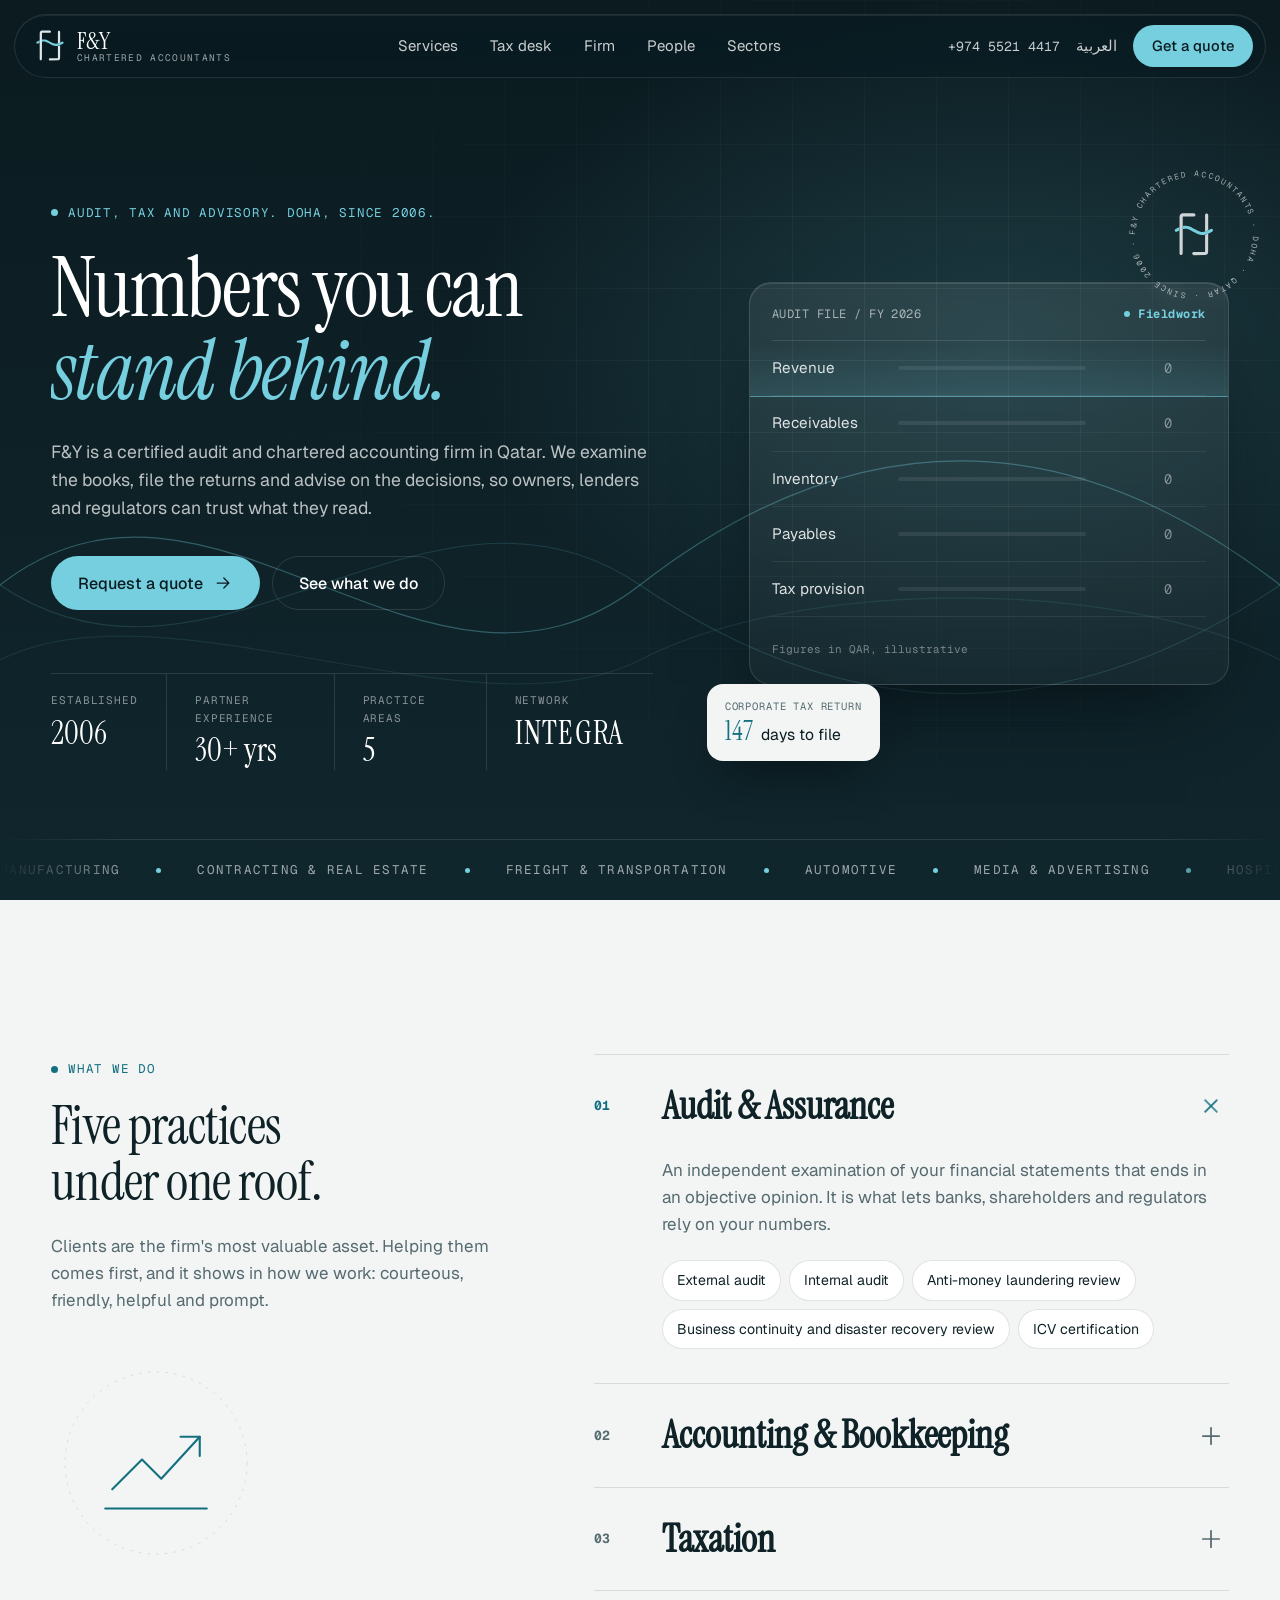
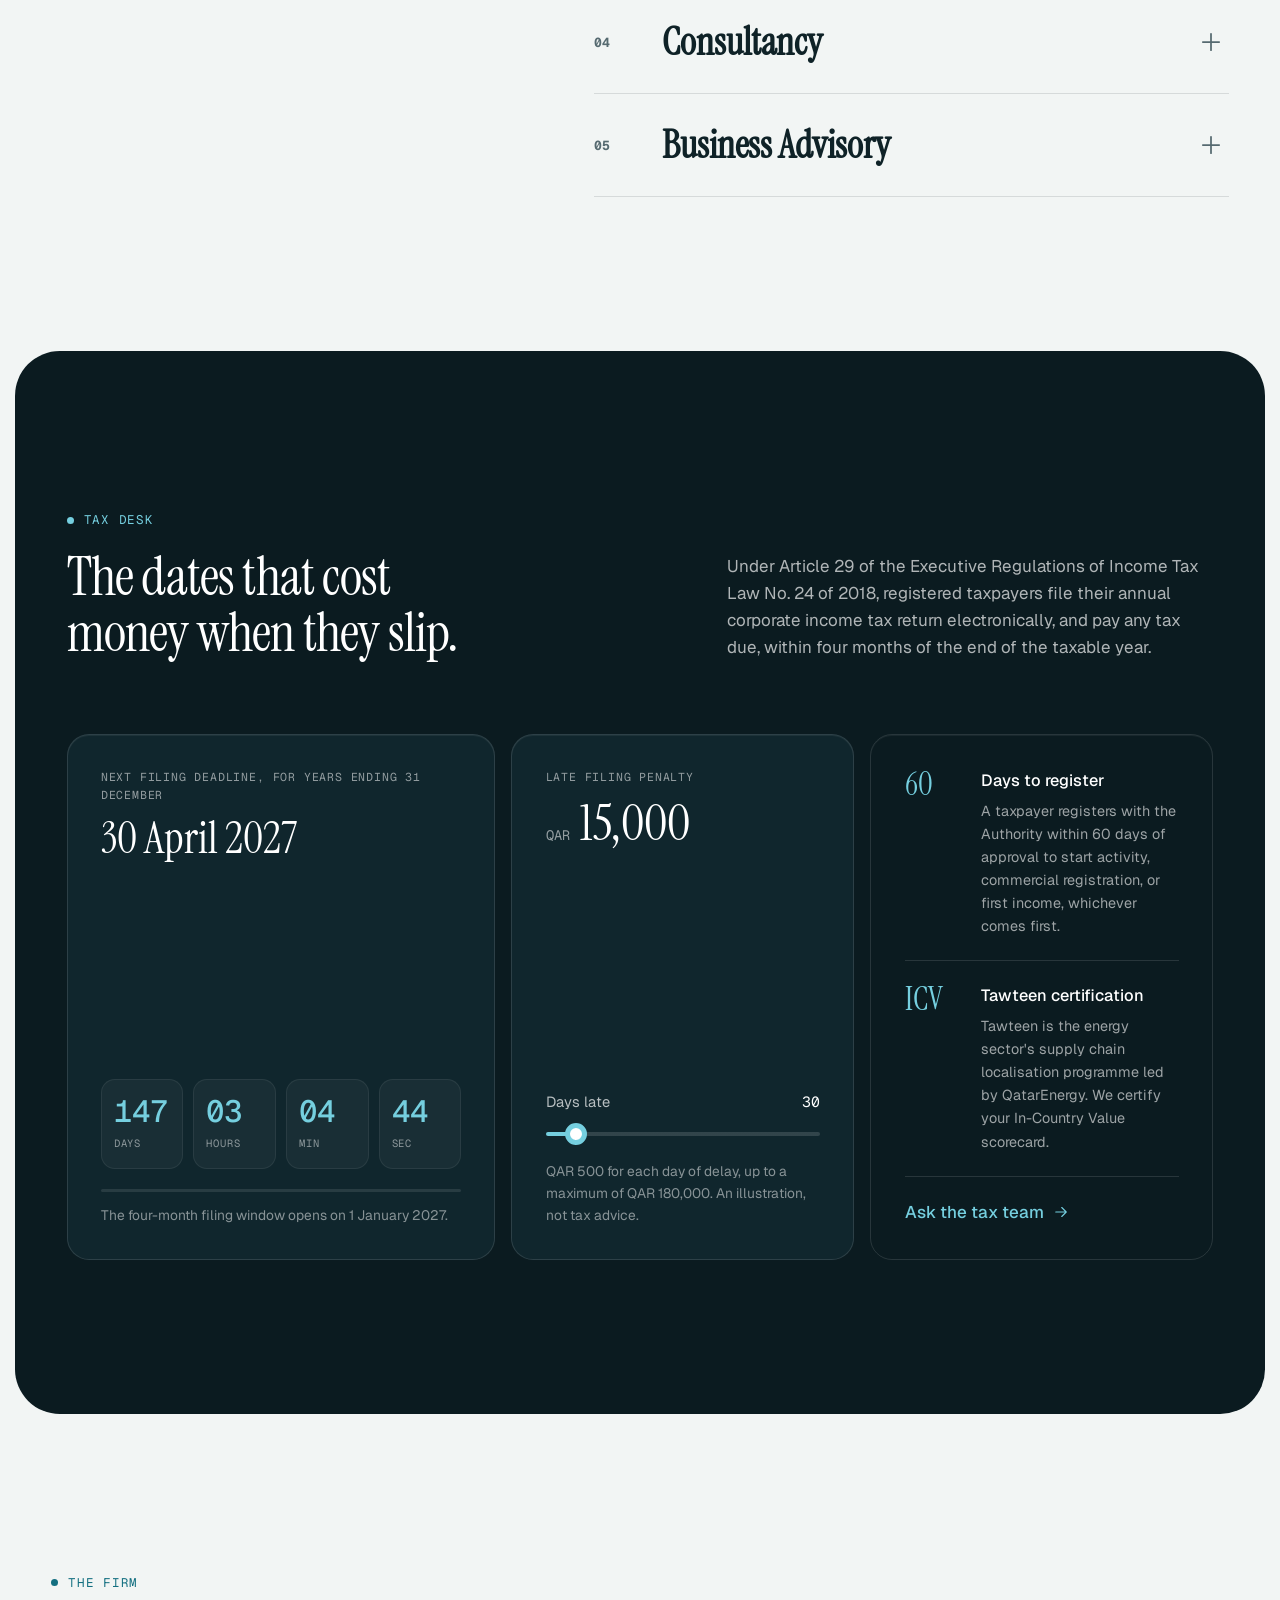
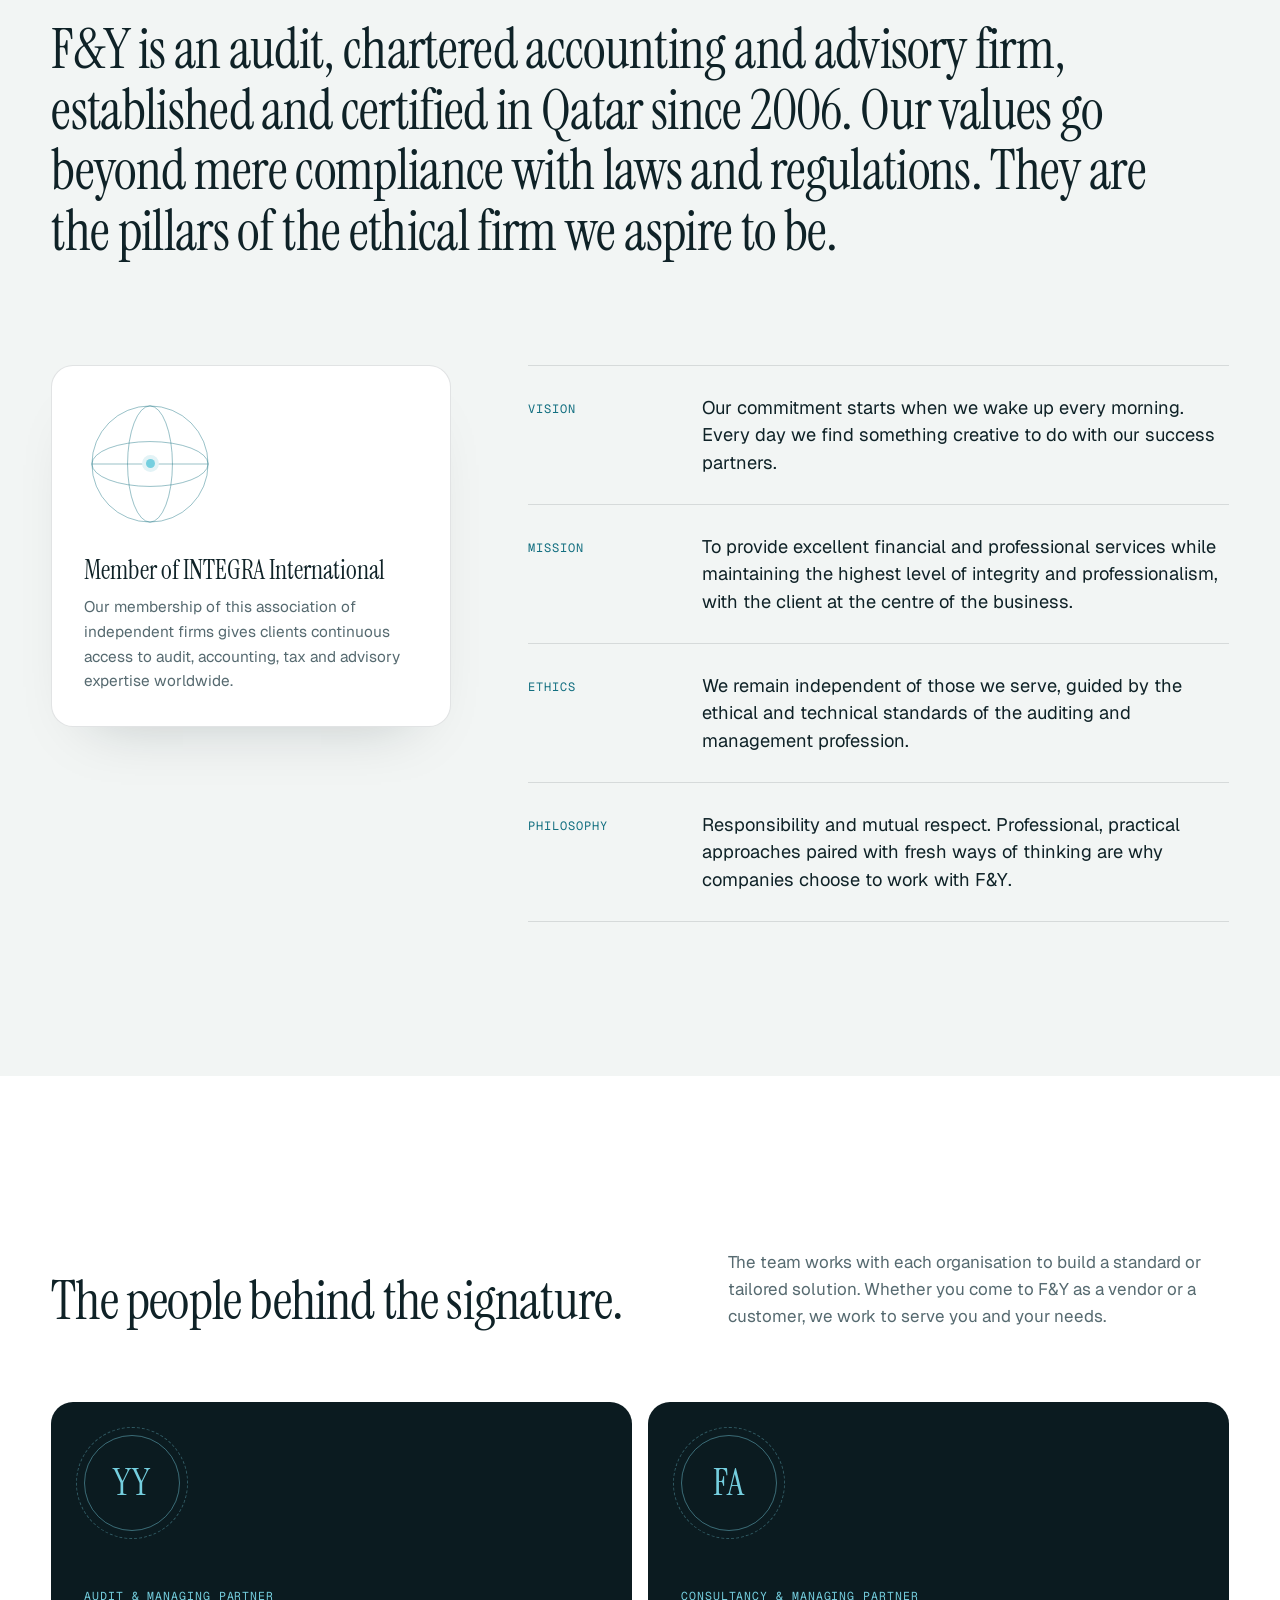
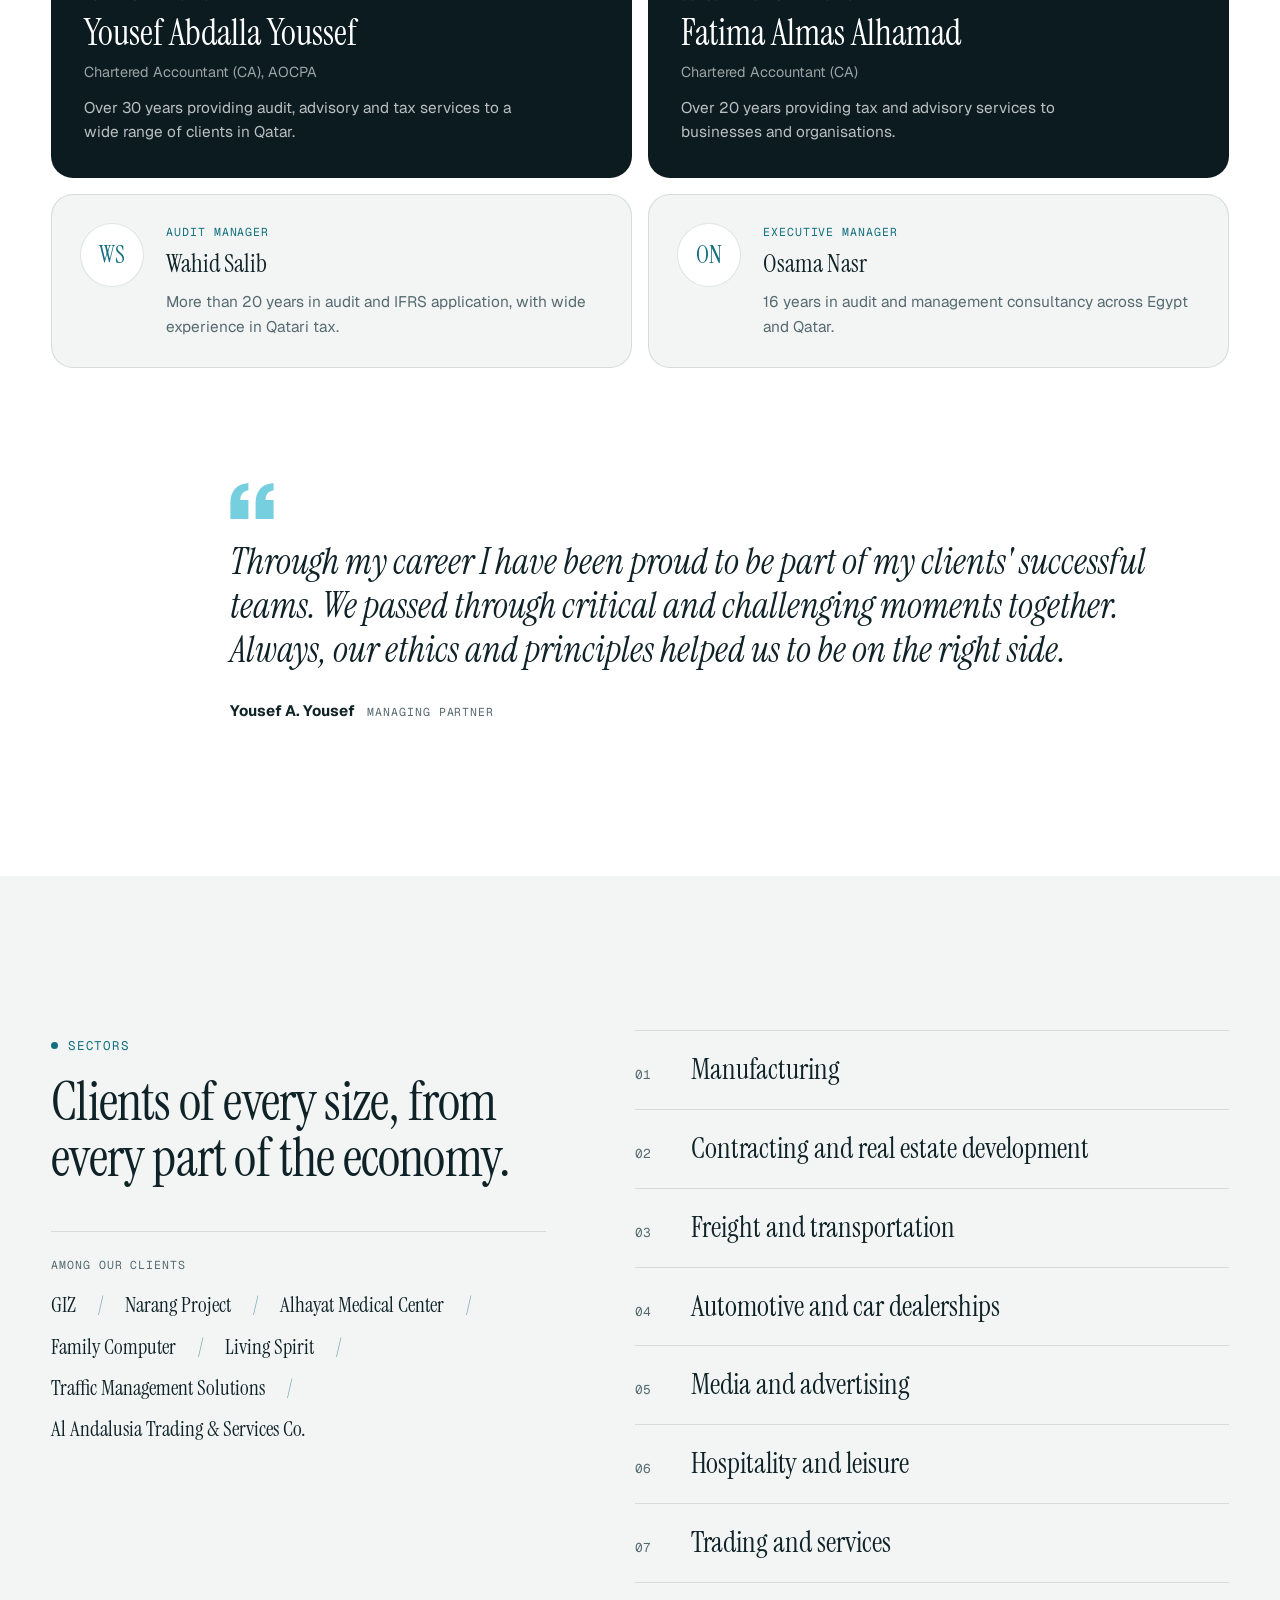
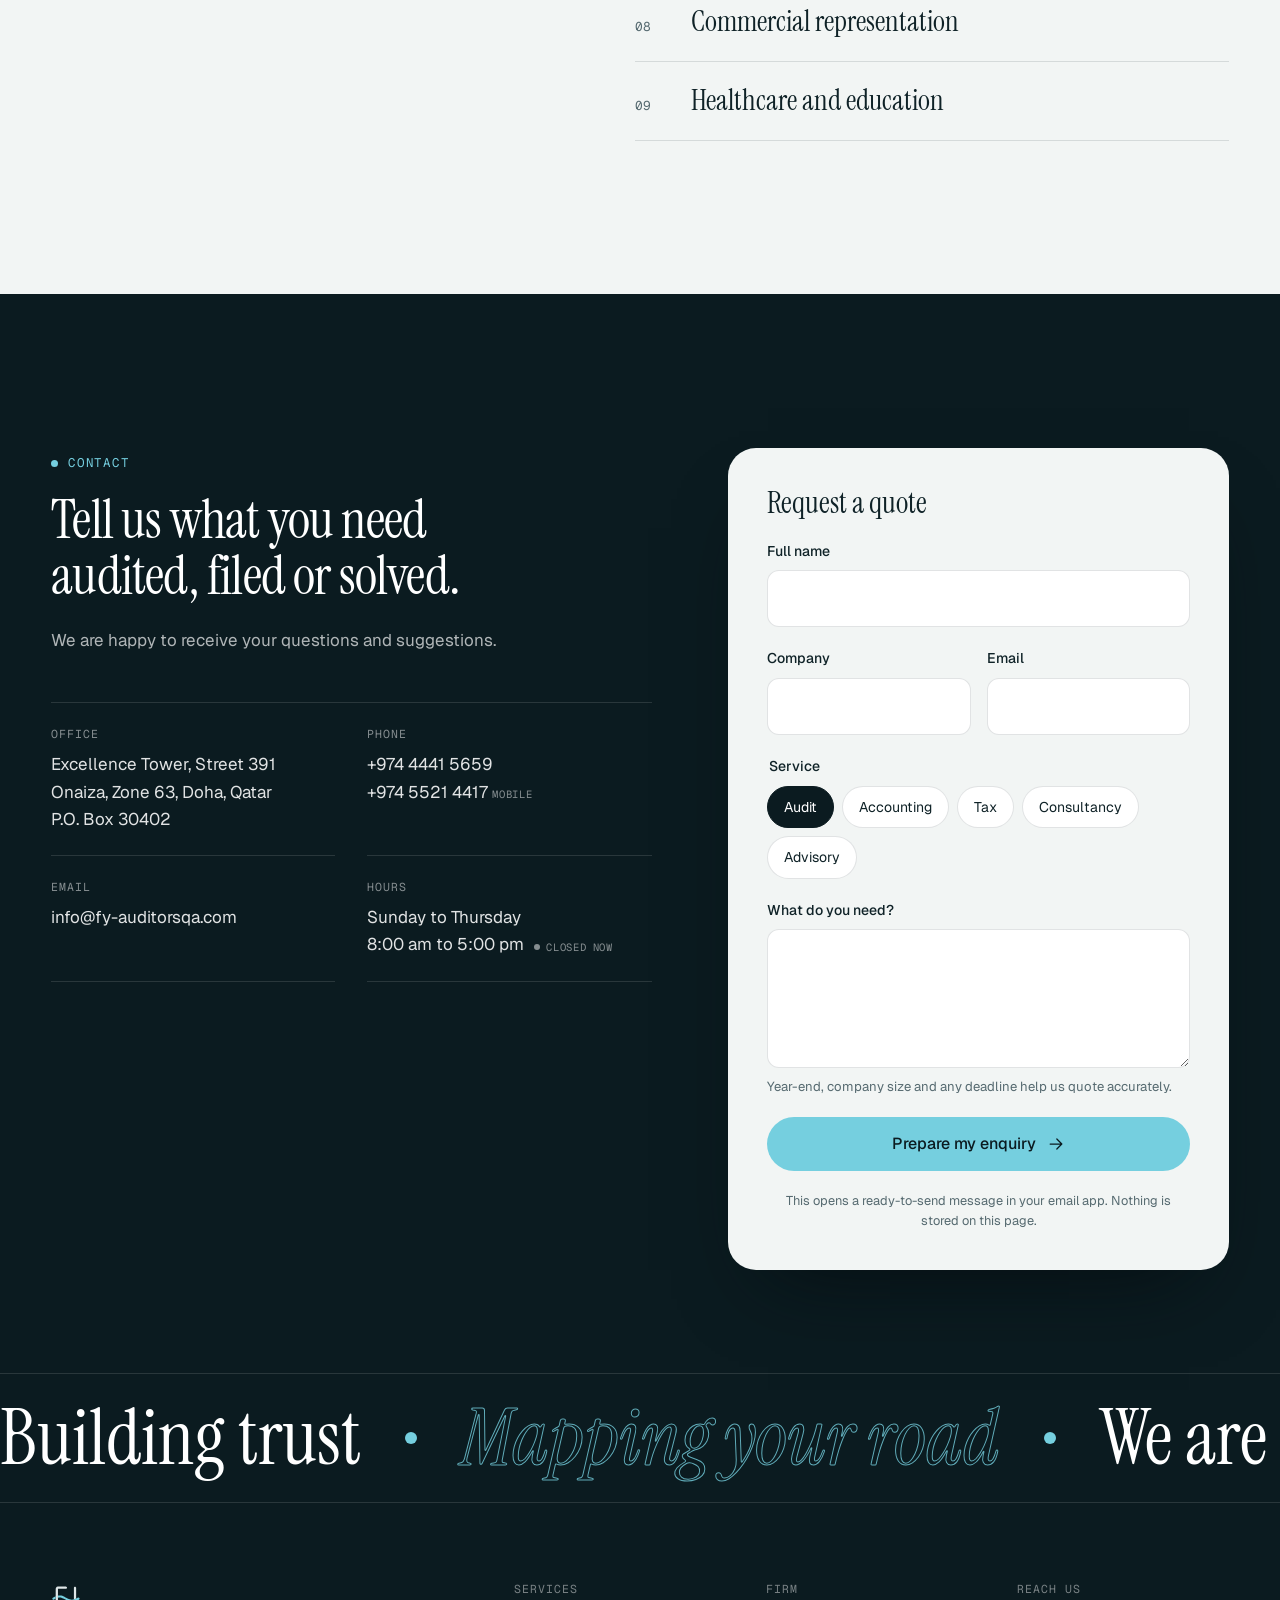
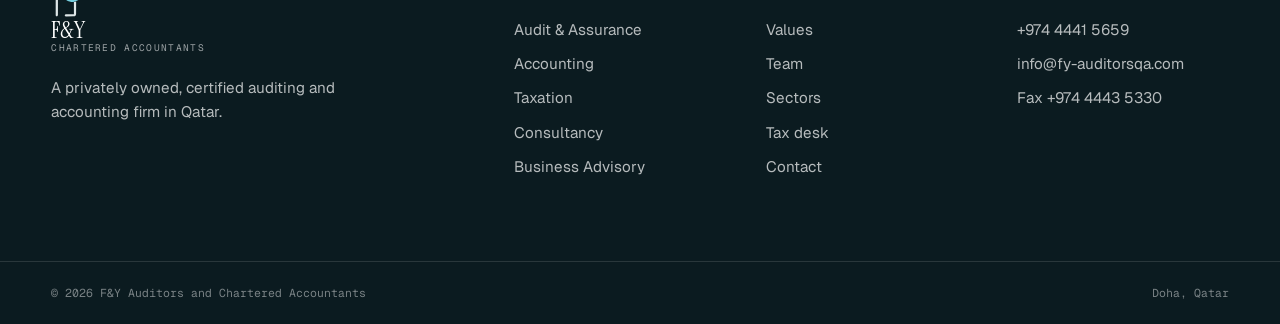
<file: index.html>
<!doctype html>
<html lang="en">
<head>
<meta charset="utf-8">
<meta name="viewport" content="width=device-width, initial-scale=1">
<title>F&amp;Y Chartered Accountants | Audit, Tax and Advisory in Doha, Qatar</title>
<meta name="description" content="F&amp;Y Auditors and Chartered Accountants is a certified audit, accounting, tax and advisory firm in Doha, Qatar, established in 2006 and a member of INTEGRA International.">
<meta name="theme-color" content="#0b1b20">
<link rel="alternate" hreflang="en" href="./">
<link rel="alternate" hreflang="ar" href="ar/">
<link rel="icon" href="assets/favicon.svg" type="image/svg+xml">
<link rel="preconnect" href="https://fonts.googleapis.com">
<link rel="preconnect" href="https://fonts.gstatic.com" crossorigin>
<link href="https://fonts.googleapis.com/css2?family=Geist:wght@300;400;500;600&family=Geist+Mono:wght@400;500&family=Instrument+Serif:ital@0;1&display=swap" rel="stylesheet">
<link rel="stylesheet" href="styles.css">
</head>
<body>

<svg width="0" height="0" class="sprite" aria-hidden="true">
  <symbol id="fy-mark" viewBox="0 0 196 216">
    <path fill="currentColor" d="M97.041 10.272c10.856 2.375 10.042 13.776.811 14.596h-52.44l-.27 172.188c-1.366 10.69-13.24 10.963-14.597.27V29.464c-.012-10.729 4.16-17.519 14.056-18.922l52.44-.27Z"/>
    <path fill="currentColor" d="m164.348 105.691-.27 84.337c-.248 10.411-6.477 15.504-15.408 15.137l-51.899.27c-9.495-1.211-9.072-11.535-.811-14.056l53.791-.27v-80.552c5.451-1.33 10.312-2.954 14.597-4.866ZM164.348 88.391c-3.004 2.073-7.862 4.145-14.597 6.217V18.651c-.393-10.265 13.872-10.612 14.597-.27v70.01Z"/>
    <path fill="var(--teal)" d="M30.275 73.794v16.219l-10.542 5.406c-7.645 5.231-16.782-5.097-8.11-12.164l18.652-9.461ZM45.682 69.47c30.81-6.505 42.946 10.266 76.228 24.057 9.376 3.885 22.136 8.568 55.683-11.083 8.52-.11 11.035 7.105 8.38 10.813-2.905 4.057-13.888 9.727-25.809 13.529-3.81 1.215-12.189 4.619-20.441 4.803-8.956.199-18.895-2.925-18.895-2.925s-9.319-3.658-16.626-7.755c-13.121-7.358-28.9-15.468-36.398-17.818-7.878-2.469-20.311-.1-22.122.705V69.47Z"/>
  </symbol>
  <symbol id="i-arrow" viewBox="0 0 24 24"><path d="M5 12h14M13 6l6 6-6 6" fill="none" stroke="currentColor" stroke-width="1.5" stroke-linecap="round" stroke-linejoin="round"/></symbol>
  <symbol id="i-plus" viewBox="0 0 24 24"><path d="M12 5v14M5 12h14" fill="none" stroke="currentColor" stroke-width="1.5" stroke-linecap="round"/></symbol>
</svg>

<a class="skip" href="#main">Skip to content</a>
<div class="progress" aria-hidden="true"></div>

<header class="nav" id="nav">
  <a class="brand" href="#top" aria-label="F&amp;Y Chartered Accountants, home">
    <svg class="brand__mark" aria-hidden="true"><use href="#fy-mark"/></svg>
    <span class="brand__text"><b>F&amp;Y</b><span>Chartered Accountants</span></span>
  </a>
  <nav class="nav__links" aria-label="Primary">
    <a href="#services">Services</a>
    <a href="#tax">Tax desk</a>
    <a href="#firm">Firm</a>
    <a href="#people">People</a>
    <a href="#sectors">Sectors</a>
  </nav>
  <div class="nav__end">
    <a class="nav__tel" href="tel:+97455214417">+974 5521 4417</a>
    <a class="nav__lang" href="ar/" lang="ar" dir="rtl">العربية</a>
    <a class="btn btn--sm btn--teal magnetic" href="#contact"><span>Get a quote</span></a>
    <button class="nav__toggle" id="navToggle" aria-expanded="false" aria-controls="mobileMenu" aria-label="Open menu"><i></i><i></i></button>
  </div>
</header>

<div class="mobile-menu" id="mobileMenu" hidden>
  <nav aria-label="Mobile">
    <a href="#services">Services</a>
    <a href="#tax">Tax desk</a>
    <a href="#firm">Firm</a>
    <a href="#people">People</a>
    <a href="#sectors">Sectors</a>
    <a href="#contact">Contact</a>
  </nav>
  <div class="mobile-menu__foot">
    <a href="tel:+97455214417">+974 5521 4417</a>
    <a href="ar/" lang="ar" dir="rtl">العربية</a>
  </div>
</div>

<main id="main">

<!-- HERO -->
<section class="hero" id="top">
  <div class="hero__waves" aria-hidden="true">
    <svg class="wave wave--a" viewBox="0 0 2400 200" preserveAspectRatio="none"><path d="M0 100 C200 20 400 180 600 100 S1000 20 1200 100 S1600 180 1800 100 S2200 20 2400 100" /></svg>
    <svg class="wave wave--b" viewBox="0 0 2400 200" preserveAspectRatio="none"><path d="M0 100 C200 170 400 30 600 100 S1000 170 1200 100 S1600 30 1800 100 S2200 170 2400 100" /></svg>
    <svg class="wave wave--c" viewBox="0 0 2400 200" preserveAspectRatio="none"><path d="M0 100 C150 60 450 140 600 100 S1050 60 1200 100 S1650 140 1800 100 S2250 60 2400 100" /></svg>
  </div>

  <div class="wrap hero__grid">
    <div class="hero__copy">
      <p class="eyebrow load" style="--i:0"><span class="dot"></span>Audit, tax and advisory. Doha, since 2006.</p>
      <h1 class="hero__title">
        <span class="line"><span class="load-up" style="--i:1">Numbers you can</span></span>
        <span class="line"><span class="load-up" style="--i:2"><em>stand behind.</em></span></span>
      </h1>
      <p class="hero__lede load" style="--i:3">F&amp;Y is a certified audit and chartered accounting firm in Qatar. We examine the books, file the returns and advise on the decisions, so owners, lenders and regulators can trust what they read.</p>
      <div class="hero__cta load" style="--i:4">
        <a class="btn btn--teal magnetic" href="#contact"><span>Request a quote</span><svg aria-hidden="true"><use href="#i-arrow"/></svg></a>
        <a class="btn btn--ghost" href="#services"><span>See what we do</span></a>
      </div>
      <dl class="hero__facts load" style="--i:5">
        <div><dt>Established</dt><dd><span data-count="2006" data-plain>2006</span></dd></div>
        <div><dt>Partner experience</dt><dd><span data-count="30">30</span>+ yrs</dd></div>
        <div><dt>Practice areas</dt><dd><span data-count="5">5</span></dd></div>
        <div><dt>Network</dt><dd class="txt">INTEGRA</dd></div>
      </dl>
    </div>

    <div class="hero__visual load" style="--i:3" aria-hidden="true">
      <svg class="seal" viewBox="0 0 200 200">
        <defs><path id="sealPath" d="M100 100 m-78 0 a78 78 0 1 1 156 0 a78 78 0 1 1 -156 0"/></defs>
        <g class="seal__spin"><text><textPath href="#sealPath">F&amp;Y CHARTERED ACCOUNTANTS · DOHA · QATAR · SINCE 2006 ·</textPath></text></g>
        <use href="#fy-mark" x="72" y="68" width="56" height="62"/>
      </svg>

      <div class="ledger" id="ledger">
        <div class="ledger__head">
          <span class="ledger__title">Audit file / FY 2026</span>
          <span class="ledger__state"><i></i><b data-state>Fieldwork</b></span>
        </div>
        <ul class="ledger__rows">
          <li><span class="l-name">Revenue</span><span class="l-bar"><i></i></span><span class="l-num" data-v="4862300">0</span><svg class="l-tick" viewBox="0 0 20 20"><path d="M4 10.5l4 4 8-9"/></svg></li>
          <li><span class="l-name">Receivables</span><span class="l-bar"><i></i></span><span class="l-num" data-v="917450">0</span><svg class="l-tick" viewBox="0 0 20 20"><path d="M4 10.5l4 4 8-9"/></svg></li>
          <li><span class="l-name">Inventory</span><span class="l-bar"><i></i></span><span class="l-num" data-v="1204880">0</span><svg class="l-tick" viewBox="0 0 20 20"><path d="M4 10.5l4 4 8-9"/></svg></li>
          <li><span class="l-name">Payables</span><span class="l-bar"><i></i></span><span class="l-num" data-v="638120">0</span><svg class="l-tick" viewBox="0 0 20 20"><path d="M4 10.5l4 4 8-9"/></svg></li>
          <li><span class="l-name">Tax provision</span><span class="l-bar"><i></i></span><span class="l-num" data-v="271940">0</span><svg class="l-tick" viewBox="0 0 20 20"><path d="M4 10.5l4 4 8-9"/></svg></li>
        </ul>
        <div class="ledger__scan"></div>
        <div class="ledger__foot">
          <span>Figures in QAR, illustrative</span>
          <span class="ledger__stamp">Opinion: unmodified</span>
        </div>
      </div>

      <div class="chip-float">
        <span class="chip-float__k">Corporate tax return</span>
        <span class="chip-float__v"><b data-days-left>--</b> days to file</span>
      </div>
    </div>
  </div>

  <div class="marquee" aria-label="Sectors we serve">
    <div class="marquee__track">
      <span>Manufacturing</span><i></i><span>Contracting &amp; real estate</span><i></i><span>Freight &amp; transportation</span><i></i><span>Automotive</span><i></i><span>Media &amp; advertising</span><i></i><span>Hospitality &amp; leisure</span><i></i><span>Trading &amp; services</span><i></i><span>Healthcare</span><i></i><span>Education</span><i></i>
      <span aria-hidden="true">Manufacturing</span><i></i><span aria-hidden="true">Contracting &amp; real estate</span><i></i><span aria-hidden="true">Freight &amp; transportation</span><i></i><span aria-hidden="true">Automotive</span><i></i><span aria-hidden="true">Media &amp; advertising</span><i></i><span aria-hidden="true">Hospitality &amp; leisure</span><i></i><span aria-hidden="true">Trading &amp; services</span><i></i><span aria-hidden="true">Healthcare</span><i></i><span aria-hidden="true">Education</span><i></i>
    </div>
  </div>
</section>

<!-- SERVICES -->
<section class="section services" id="services">
  <div class="wrap services__grid">
    <div class="services__intro">
      <p class="eyebrow reveal"><span class="dot"></span>What we do</p>
      <h2 class="h2 reveal">Five practices under one roof.</h2>
      <p class="lede reveal">Clients are the firm's most valuable asset. Helping them comes first, and it shows in how we work: courteous, friendly, helpful and prompt.</p>
      <div class="glyph reveal" aria-hidden="true">
        <svg viewBox="0 0 240 240" id="glyph">
          <circle class="g-ring" cx="120" cy="120" r="104"/>
          <g class="g g-0"><path d="M70 150l34-34 22 22 44-48"/><path d="M148 90h22v22"/><path d="M62 172h116"/></g>
          <g class="g g-1"><rect x="72" y="62" width="96" height="116" rx="8"/><path d="M88 92h64M88 114h64M88 136h40"/><path d="M134 154l8 8 14-16"/></g>
          <g class="g g-2"><path d="M120 60v120"/><path d="M146 84c-6-9-16-12-27-12-15 0-26 8-26 22 0 30 56 16 56 46 0 14-12 22-28 22-13 0-24-5-30-14"/></g>
          <g class="g g-3"><circle cx="120" cy="120" r="56"/><path d="M120 64v112M64 120h112"/><path d="M120 120l30-30"/><circle cx="120" cy="120" r="6"/></g>
          <g class="g g-4"><path d="M66 168V118M102 168V84M138 168v-64M174 168V68"/><path d="M58 168h124"/></g>
        </svg>
      </div>
    </div>

    <div class="acc" id="acc">
      <article class="acc__item is-open reveal" data-glyph="0">
        <h3><button class="acc__btn" aria-expanded="true" aria-controls="acc-p0" id="acc-b0"><span class="acc__n">01</span><span class="acc__t">Audit &amp; Assurance</span><svg class="acc__i" aria-hidden="true"><use href="#i-plus"/></svg></button></h3>
        <div class="acc__panel" id="acc-p0" role="region" aria-labelledby="acc-b0"><div class="acc__inner">
          <p>An independent examination of your financial statements that ends in an objective opinion. It is what lets banks, shareholders and regulators rely on your numbers.</p>
          <ul class="tags"><li>External audit</li><li>Internal audit</li><li>Anti-money laundering review</li><li>Business continuity and disaster recovery review</li><li>ICV certification</li></ul>
        </div></div>
      </article>
      <article class="acc__item reveal" data-glyph="1">
        <h3><button class="acc__btn" aria-expanded="false" aria-controls="acc-p1" id="acc-b1"><span class="acc__n">02</span><span class="acc__t">Accounting &amp; Bookkeeping</span><svg class="acc__i" aria-hidden="true"><use href="#i-plus"/></svg></button></h3>
        <div class="acc__panel" id="acc-p1" role="region" aria-labelledby="acc-b1"><div class="acc__inner">
          <p>We identify, record, analyse and summarise your financial data, so your month-end closes on time without the cost of running a finance department in-house.</p>
          <ul class="tags"><li>Bookkeeping</li><li>Outsourced accounting</li><li>Financial reporting</li></ul>
        </div></div>
      </article>
      <article class="acc__item reveal" data-glyph="2">
        <h3><button class="acc__btn" aria-expanded="false" aria-controls="acc-p2" id="acc-b2"><span class="acc__n">03</span><span class="acc__t">Taxation</span><svg class="acc__i" aria-hidden="true"><use href="#i-plus"/></svg></button></h3>
        <div class="acc__panel" id="acc-p2" role="region" aria-labelledby="acc-b2"><div class="acc__inner">
          <p>Registration, annual corporate income tax returns and advice on complex positions under Income Tax Law No. 24 of 2018, from people who file in Qatar every season.</p>
          <ul class="tags"><li>Tax registration</li><li>Income tax returns</li><li>Tax advice</li></ul>
        </div></div>
      </article>
      <article class="acc__item reveal" data-glyph="3">
        <h3><button class="acc__btn" aria-expanded="false" aria-controls="acc-p3" id="acc-b3"><span class="acc__n">04</span><span class="acc__t">Consultancy</span><svg class="acc__i" aria-hidden="true"><use href="#i-plus"/></svg></button></h3>
        <div class="acc__panel" id="acc-p3" role="region" aria-labelledby="acc-b3"><div class="acc__inner">
          <p>Planning, growing and organising a business takes professional standards. We bring the tools and the method, however complex the question.</p>
          <ul class="tags"><li>Feasibility studies</li><li>Market research</li><li>Law consultancy</li><li>Organisation structuring and restructuring</li><li>Policies and procedures manuals</li><li>Risk management</li></ul>
        </div></div>
      </article>
      <article class="acc__item reveal" data-glyph="4">
        <h3><button class="acc__btn" aria-expanded="false" aria-controls="acc-p4" id="acc-b4"><span class="acc__n">05</span><span class="acc__t">Business Advisory</span><svg class="acc__i" aria-hidden="true"><use href="#i-plus"/></svg></button></h3>
        <div class="acc__panel" id="acc-p4" role="region" aria-labelledby="acc-b4"><div class="acc__inner">
          <p>A clearer read of market dynamics and of your own position, for the moments when a company is bought, sold, valued, reorganised or wound up.</p>
          <ul class="tags"><li>Business valuation</li><li>Financial due diligence</li><li>Mergers and acquisitions</li><li>Liquidation</li><li>Financial management</li><li>Business continuity planning</li><li>Administration services</li><li>Human resources</li></ul>
        </div></div>
      </article>
    </div>
  </div>
</section>

<!-- TAX DESK -->
<section class="section tax" id="tax">
  <div class="wrap">
    <div class="tax__head">
      <div>
        <p class="eyebrow eyebrow--light reveal"><span class="dot"></span>Tax desk</p>
        <h2 class="h2 reveal">The dates that cost money when they slip.</h2>
      </div>
      <p class="lede lede--light reveal">Under Article 29 of the Executive Regulations of Income Tax Law No. 24 of 2018, registered taxpayers file their annual corporate income tax return electronically, and pay any tax due, within four months of the end of the taxable year.</p>
    </div>

    <div class="tax__grid">
      <div class="tcard tcard--count spot reveal">
        <p class="tcard__k">Next filing deadline, for years ending 31 December</p>
        <p class="tcard__date" data-deadline-label>30 April</p>
        <div class="count" role="timer" aria-live="off">
          <div><b data-cd="d">000</b><span>days</span></div>
          <div><b data-cd="h">00</b><span>hours</span></div>
          <div><b data-cd="m">00</b><span>min</span></div>
          <div><b data-cd="s">00</b><span>sec</span></div>
        </div>
        <div class="count__bar"><i data-cd-bar></i></div>
        <p class="tcard__note">Share of the four-month filing window already used.</p>
      </div>

      <div class="tcard tcard--calc spot reveal">
        <p class="tcard__k">Late filing penalty</p>
        <p class="calc__out"><span>QAR</span><b id="penaltyOut">15,000</b></p>
        <label class="calc__label" for="penaltyDays"><span>Days late</span><output id="penaltyDaysOut" for="penaltyDays">30</output></label>
        <input class="range" type="range" id="penaltyDays" min="0" max="400" step="1" value="30">
        <p class="tcard__note">QAR 500 for each day of delay, up to a maximum of QAR 180,000. An illustration, not tax advice.</p>
      </div>

      <div class="tcard tcard--list reveal">
        <div class="tnote">
          <span class="tnote__n">60</span>
          <div><h3>Days to register</h3><p>A taxpayer registers with the Authority within 60 days of approval to start activity, commercial registration, or first income, whichever comes first.</p></div>
        </div>
        <div class="tnote">
          <span class="tnote__n">ICV</span>
          <div><h3>Tawteen certification</h3><p>Tawteen is the energy sector's supply chain localisation programme led by QatarEnergy. We certify your In-Country Value scorecard.</p></div>
        </div>
        <a class="link-arrow" href="#contact">Ask the tax team<svg aria-hidden="true"><use href="#i-arrow"/></svg></a>
      </div>
    </div>
  </div>
</section>

<!-- FIRM -->
<section class="section firm" id="firm">
  <div class="wrap">
    <p class="eyebrow reveal"><span class="dot"></span>The firm</p>
    <p class="statement" data-words>F&amp;Y is an audit, chartered accounting and advisory firm, established and certified in Qatar since 2006. Our values go beyond mere compliance with laws and regulations. They are the pillars of the ethical firm we aspire to be.</p>

    <div class="firm__grid">
      <aside class="integra reveal">
        <div class="integra__orbit" aria-hidden="true">
          <svg viewBox="0 0 200 200">
            <circle cx="100" cy="100" r="88"/><ellipse cx="100" cy="100" rx="88" ry="34"/><ellipse cx="100" cy="100" rx="34" ry="88"/><path d="M12 100h176"/>
            <circle class="integra__node" cx="100" cy="100" r="5"/>
          </svg>
          <span class="integra__sat"></span>
        </div>
        <h3>Member of INTEGRA International</h3>
        <p>Our membership of this association of independent firms gives clients continuous access to audit, accounting, tax and advisory expertise worldwide.</p>
      </aside>

      <div class="values">
        <div class="value reveal">
          <span class="value__k">Vision</span>
          <p>Our commitment starts when we wake up every morning. Every day we find something creative to do with our success partners.</p>
        </div>
        <div class="value reveal">
          <span class="value__k">Mission</span>
          <p>To provide excellent financial and professional services while maintaining the highest level of integrity and professionalism, with the client at the centre of the business.</p>
        </div>
        <div class="value reveal">
          <span class="value__k">Ethics</span>
          <p>We remain independent of those we serve, guided by the ethical and technical standards of the auditing and management profession.</p>
        </div>
        <div class="value reveal">
          <span class="value__k">Philosophy</span>
          <p>Responsibility and mutual respect. Professional, practical approaches paired with fresh ways of thinking are why companies choose to work with F&amp;Y.</p>
        </div>
      </div>
    </div>
  </div>
</section>

<!-- PEOPLE -->
<section class="section people" id="people">
  <div class="wrap">
    <div class="people__head">
      <div>
        <p class="eyebrow reveal"><span class="dot"></span>People</p>
        <h2 class="h2 reveal">The people behind the signature.</h2>
      </div>
      <p class="lede reveal">The team works with each organisation to build a standard or tailored solution. Whether you come to F&amp;Y as a vendor or a customer, we work to serve you and your needs.</p>
    </div>

    <div class="people__grid">
      <article class="person person--lead tilt reveal">
        <div class="person__mono" aria-hidden="true">YY</div>
        <div class="person__body">
          <p class="person__role">Audit &amp; Managing Partner</p>
          <h3>Yousef Abdalla Youssef</h3>
          <p class="person__cred">Chartered Accountant (CA), AOCPA</p>
          <p>Over 30 years providing audit, advisory and tax services to a wide range of clients in Qatar.</p>
        </div>
      </article>
      <article class="person person--lead tilt reveal">
        <div class="person__mono" aria-hidden="true">FA</div>
        <div class="person__body">
          <p class="person__role">Consultancy &amp; Managing Partner</p>
          <h3>Fatima Almas Alhamad</h3>
          <p class="person__cred">Chartered Accountant (CA)</p>
          <p>Over 20 years providing tax and advisory services to businesses and organisations.</p>
        </div>
      </article>
      <article class="person reveal">
        <div class="person__mono" aria-hidden="true">WS</div>
        <div class="person__body">
          <p class="person__role">Audit Manager</p>
          <h3>Wahid Salib</h3>
          <p>More than 20 years in audit and IFRS application, with wide experience in Qatari tax.</p>
        </div>
      </article>
      <article class="person reveal">
        <div class="person__mono" aria-hidden="true">ON</div>
        <div class="person__body">
          <p class="person__role">Executive Manager</p>
          <h3>Osama Nasr</h3>
          <p>16 years in audit and management consultancy across Egypt and Qatar.</p>
        </div>
      </article>
    </div>

    <figure class="quote reveal">
      <svg class="quote__mark" viewBox="0 0 48 40" aria-hidden="true"><path d="M0 40V22C0 9 7 1 20 0v8c-6 1-9 5-9 11h9v21H0Zm28 0V22C28 9 35 1 48 0v8c-6 1-9 5-9 11h9v21H28Z"/></svg>
      <blockquote>Through my career I have been proud to be part of my clients' successful teams. We passed through critical and challenging moments together. Always, our ethics and principles helped us to be on the right side.</blockquote>
      <figcaption><b>Yousef A. Yousef</b><span>Managing Partner</span></figcaption>
    </figure>
  </div>
</section>

<!-- SECTORS -->
<section class="section sectors" id="sectors">
  <div class="wrap sectors__grid">
    <div class="sectors__intro">
      <p class="eyebrow reveal"><span class="dot"></span>Sectors</p>
      <h2 class="h2 reveal">Clients of every size, from every part of the economy.</h2>
      <div class="clients reveal">
        <p class="clients__k">Among our clients</p>
        <ul>
          <li>GIZ</li><li>Narang Project</li><li>Alhayat Medical Center</li><li>Family Computer</li><li>Living Spirit</li><li>Traffic Management Solutions</li><li>Al Andalusia Trading &amp; Services Co.</li>
        </ul>
      </div>
    </div>
    <ol class="sector-list">
      <li class="reveal"><span>01</span>Manufacturing</li>
      <li class="reveal"><span>02</span>Contracting and real estate development</li>
      <li class="reveal"><span>03</span>Freight and transportation</li>
      <li class="reveal"><span>04</span>Automotive and car dealerships</li>
      <li class="reveal"><span>05</span>Media and advertising</li>
      <li class="reveal"><span>06</span>Hospitality and leisure</li>
      <li class="reveal"><span>07</span>Trading and services</li>
      <li class="reveal"><span>08</span>Commercial representation</li>
      <li class="reveal"><span>09</span>Healthcare and education</li>
    </ol>
  </div>
</section>

<!-- CONTACT -->
<section class="section contact" id="contact">
  <div class="wrap contact__grid">
    <div class="contact__info">
      <p class="eyebrow eyebrow--light reveal"><span class="dot"></span>Contact</p>
      <h2 class="h2 reveal">Tell us what you need audited, filed or solved.</h2>
      <p class="lede lede--light reveal">We are happy to receive your questions and suggestions.</p>
      <dl class="details reveal">
        <div><dt>Office</dt><dd>Excellence Tower, Street 391<br>Onaiza, Zone 63, Doha, Qatar<br>P.O. Box 30402</dd></div>
        <div><dt>Phone</dt><dd><a href="tel:+97444415659">+974 4441 5659</a><br><a href="tel:+97455214417">+974 5521 4417</a> <small>mobile</small></dd></div>
        <div><dt>Email</dt><dd><a href="mailto:info@fy-auditorsqa.com">info@fy-auditorsqa.com</a></dd></div>
        <div><dt>Hours</dt><dd>Sunday to Thursday<br>8:00 am to 5:00 pm <span class="open" data-open></span></dd></div>
      </dl>
    </div>

    <form class="form reveal" id="quoteForm" novalidate>
      <h3 class="form__title">Request a quote</h3>
      <div class="field">
        <label for="f-name">Full name</label>
        <input id="f-name" name="name" type="text" autocomplete="name" required>
        <p class="field__err" data-err="name"></p>
      </div>
      <div class="field-row">
        <div class="field">
          <label for="f-company">Company</label>
          <input id="f-company" name="company" type="text" autocomplete="organization">
          <p class="field__err"></p>
        </div>
        <div class="field">
          <label for="f-email">Email</label>
          <input id="f-email" name="email" type="email" autocomplete="email" required>
          <p class="field__err" data-err="email"></p>
        </div>
      </div>
      <fieldset class="field">
        <legend>Service</legend>
        <div class="pills">
          <label><input type="radio" name="service" value="Audit &amp; Assurance" checked><span>Audit</span></label>
          <label><input type="radio" name="service" value="Accounting &amp; Bookkeeping"><span>Accounting</span></label>
          <label><input type="radio" name="service" value="Taxation"><span>Tax</span></label>
          <label><input type="radio" name="service" value="Consultancy"><span>Consultancy</span></label>
          <label><input type="radio" name="service" value="Business Advisory"><span>Advisory</span></label>
        </div>
      </fieldset>
      <div class="field">
        <label for="f-msg">What do you need?</label>
        <textarea id="f-msg" name="message" rows="4" required></textarea>
        <p class="field__hint">Year-end, company size and any deadline help us quote accurately.</p>
        <p class="field__err" data-err="message"></p>
      </div>
      <button class="btn btn--teal btn--block magnetic" type="submit"><span>Prepare my enquiry</span><svg aria-hidden="true"><use href="#i-arrow"/></svg></button>
      <p class="form__fine">This opens a ready-to-send message in your email app. Nothing is stored on this page.</p>
      <div class="form__done" id="formDone" hidden>
        <svg viewBox="0 0 48 48" aria-hidden="true"><circle cx="24" cy="24" r="21"/><path d="M15 24.5l6.5 6.5L34 18"/></svg>
        <h3>Your enquiry is drafted.</h3>
        <p>Check your email app and press send. If nothing opened, write to <a href="mailto:info@fy-auditorsqa.com">info@fy-auditorsqa.com</a>.</p>
        <button type="button" class="btn btn--ghost btn--sm" id="formReset"><span>Write another</span></button>
      </div>
    </form>
  </div>
</section>

</main>

<footer class="footer">
  <div class="footer__strip" aria-hidden="true">
    <div class="footer__track">
      <span>Building trust</span><i></i><span><em>Mapping your road</em></span><i></i><span>We are here</span><i></i><span><em>Because of you</em></span><i></i>
      <span>Building trust</span><i></i><span><em>Mapping your road</em></span><i></i><span>We are here</span><i></i><span><em>Because of you</em></span><i></i>
    </div>
  </div>
  <div class="wrap footer__grid">
    <div class="footer__brand">
      <a class="brand" href="#top" aria-label="Back to top">
        <svg class="brand__mark" aria-hidden="true"><use href="#fy-mark"/></svg>
        <span class="brand__text"><b>F&amp;Y</b><span>Chartered Accountants</span></span>
      </a>
      <p>A privately owned, certified auditing and accounting firm in Qatar.</p>
    </div>
    <nav aria-label="Footer services">
      <h4>Services</h4>
      <a href="#services">Audit &amp; Assurance</a><a href="#services">Accounting</a><a href="#services">Taxation</a><a href="#services">Consultancy</a><a href="#services">Business Advisory</a>
    </nav>
    <nav aria-label="Footer firm">
      <h4>Firm</h4>
      <a href="#firm">Values</a><a href="#people">Team</a><a href="#sectors">Sectors</a><a href="#tax">Tax desk</a><a href="#contact">Contact</a>
    </nav>
    <div>
      <h4>Reach us</h4>
      <a href="tel:+97444415659">+974 4441 5659</a>
      <a href="mailto:info@fy-auditorsqa.com">info@fy-auditorsqa.com</a>
      <span>Fax +974 4443 5330</span>
    </div>
  </div>
  <div class="wrap footer__base">
    <span>&copy; <span data-year>2026</span> F&amp;Y Auditors and Chartered Accountants</span>
    <span>Doha, Qatar</span>
  </div>
</footer>

<script src="script.js" defer></script>
</body>
</html>
</file>
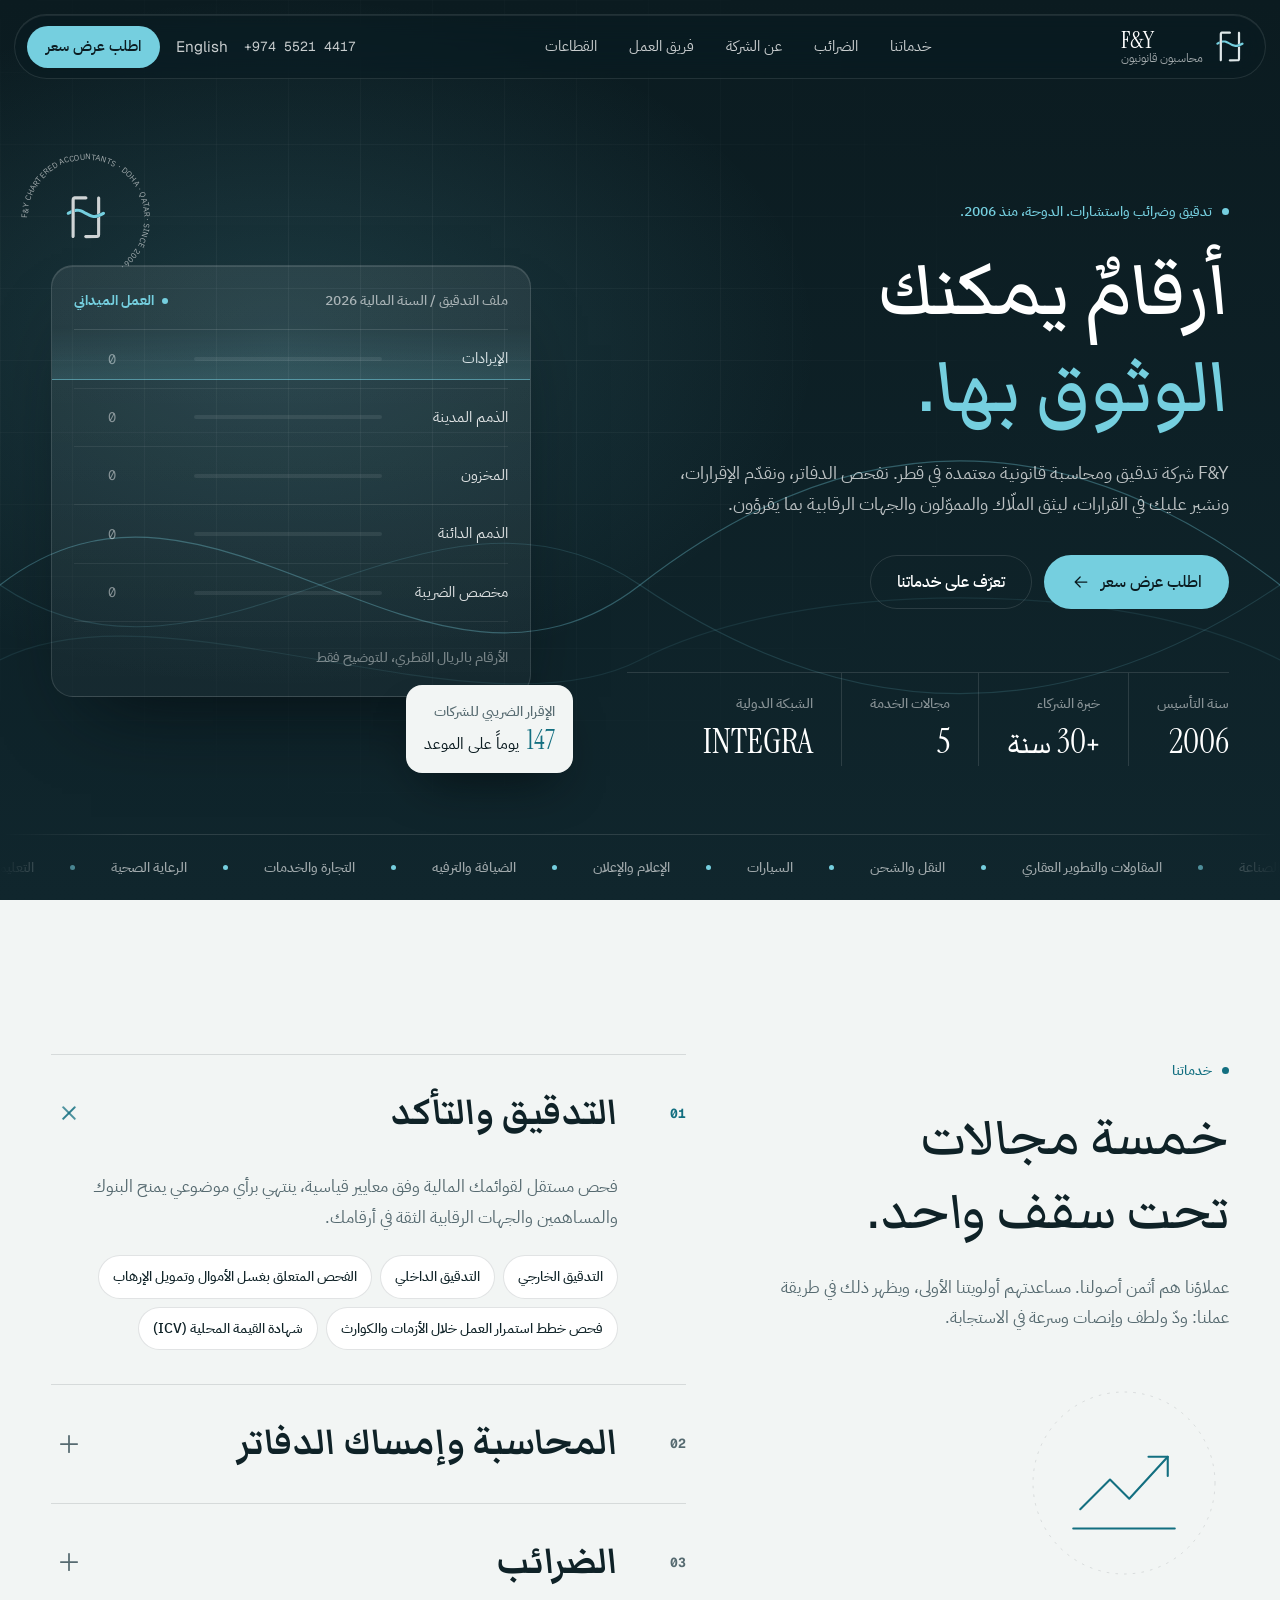
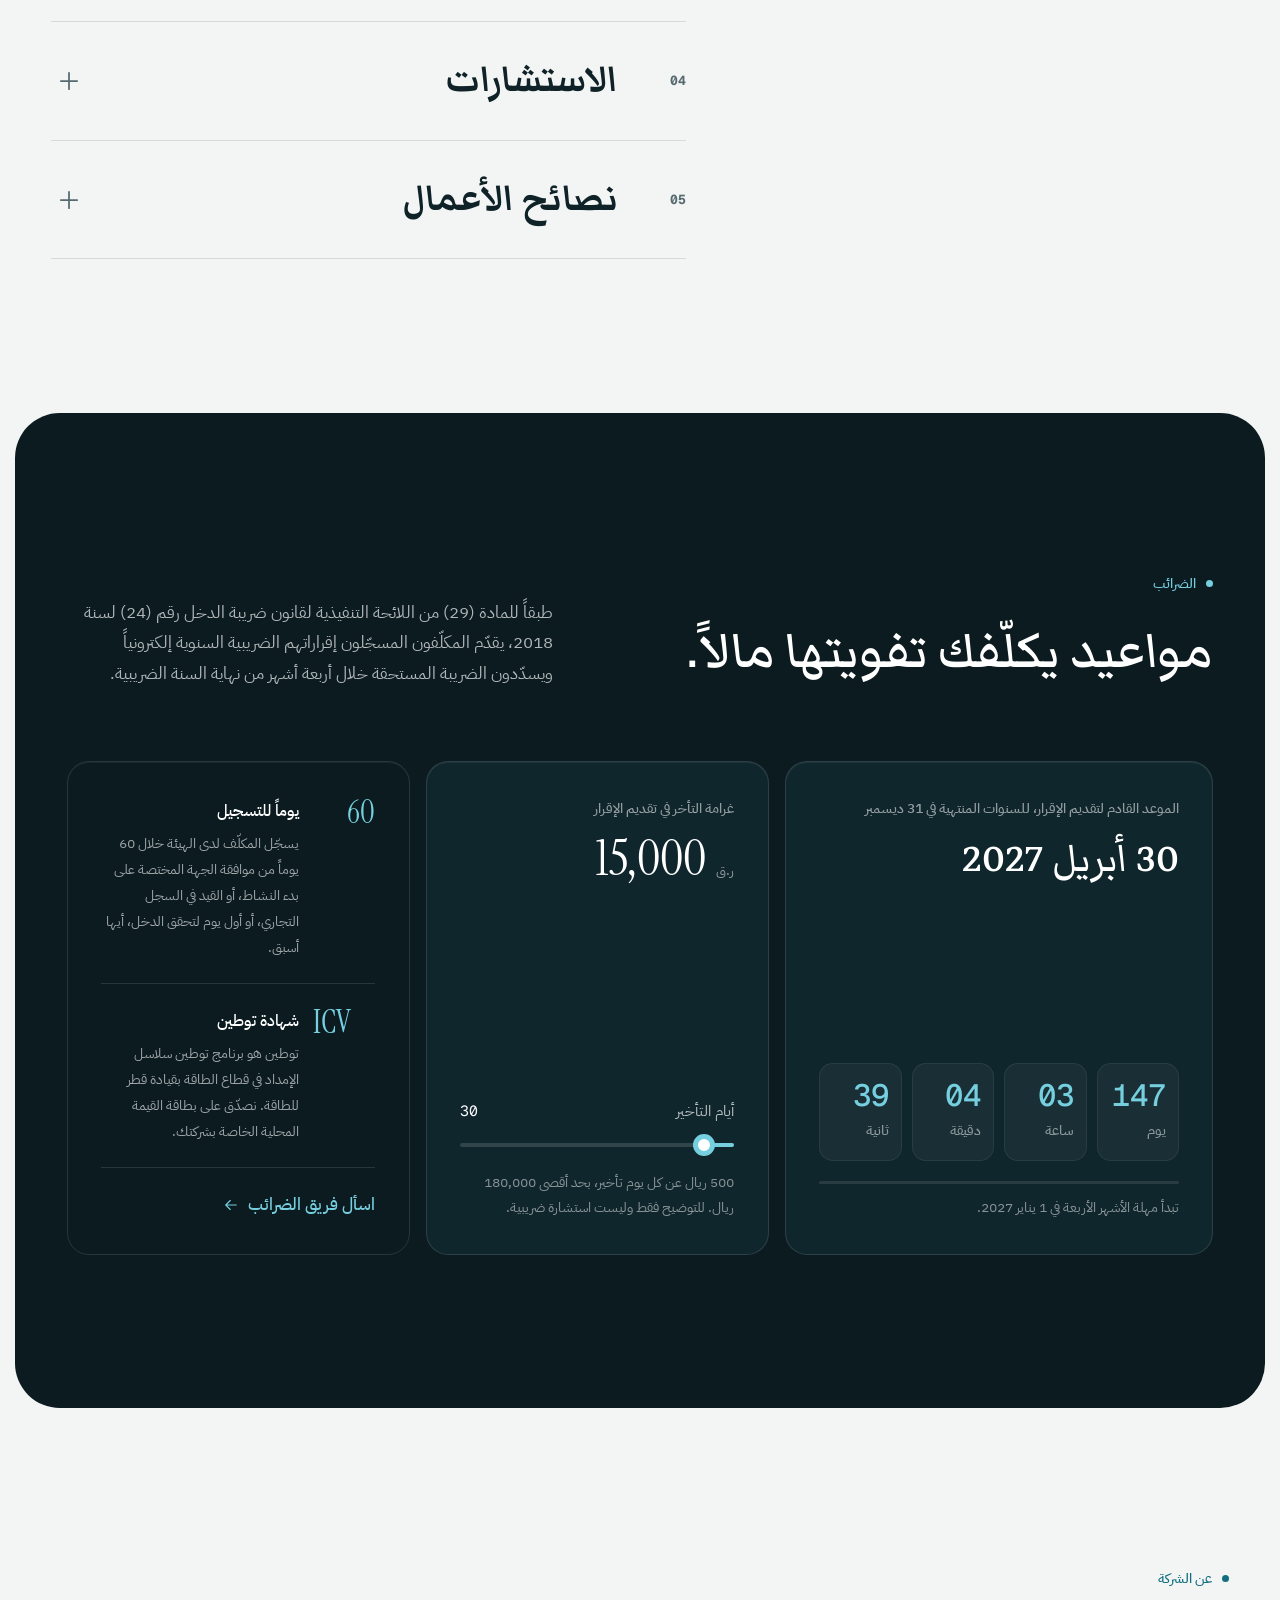
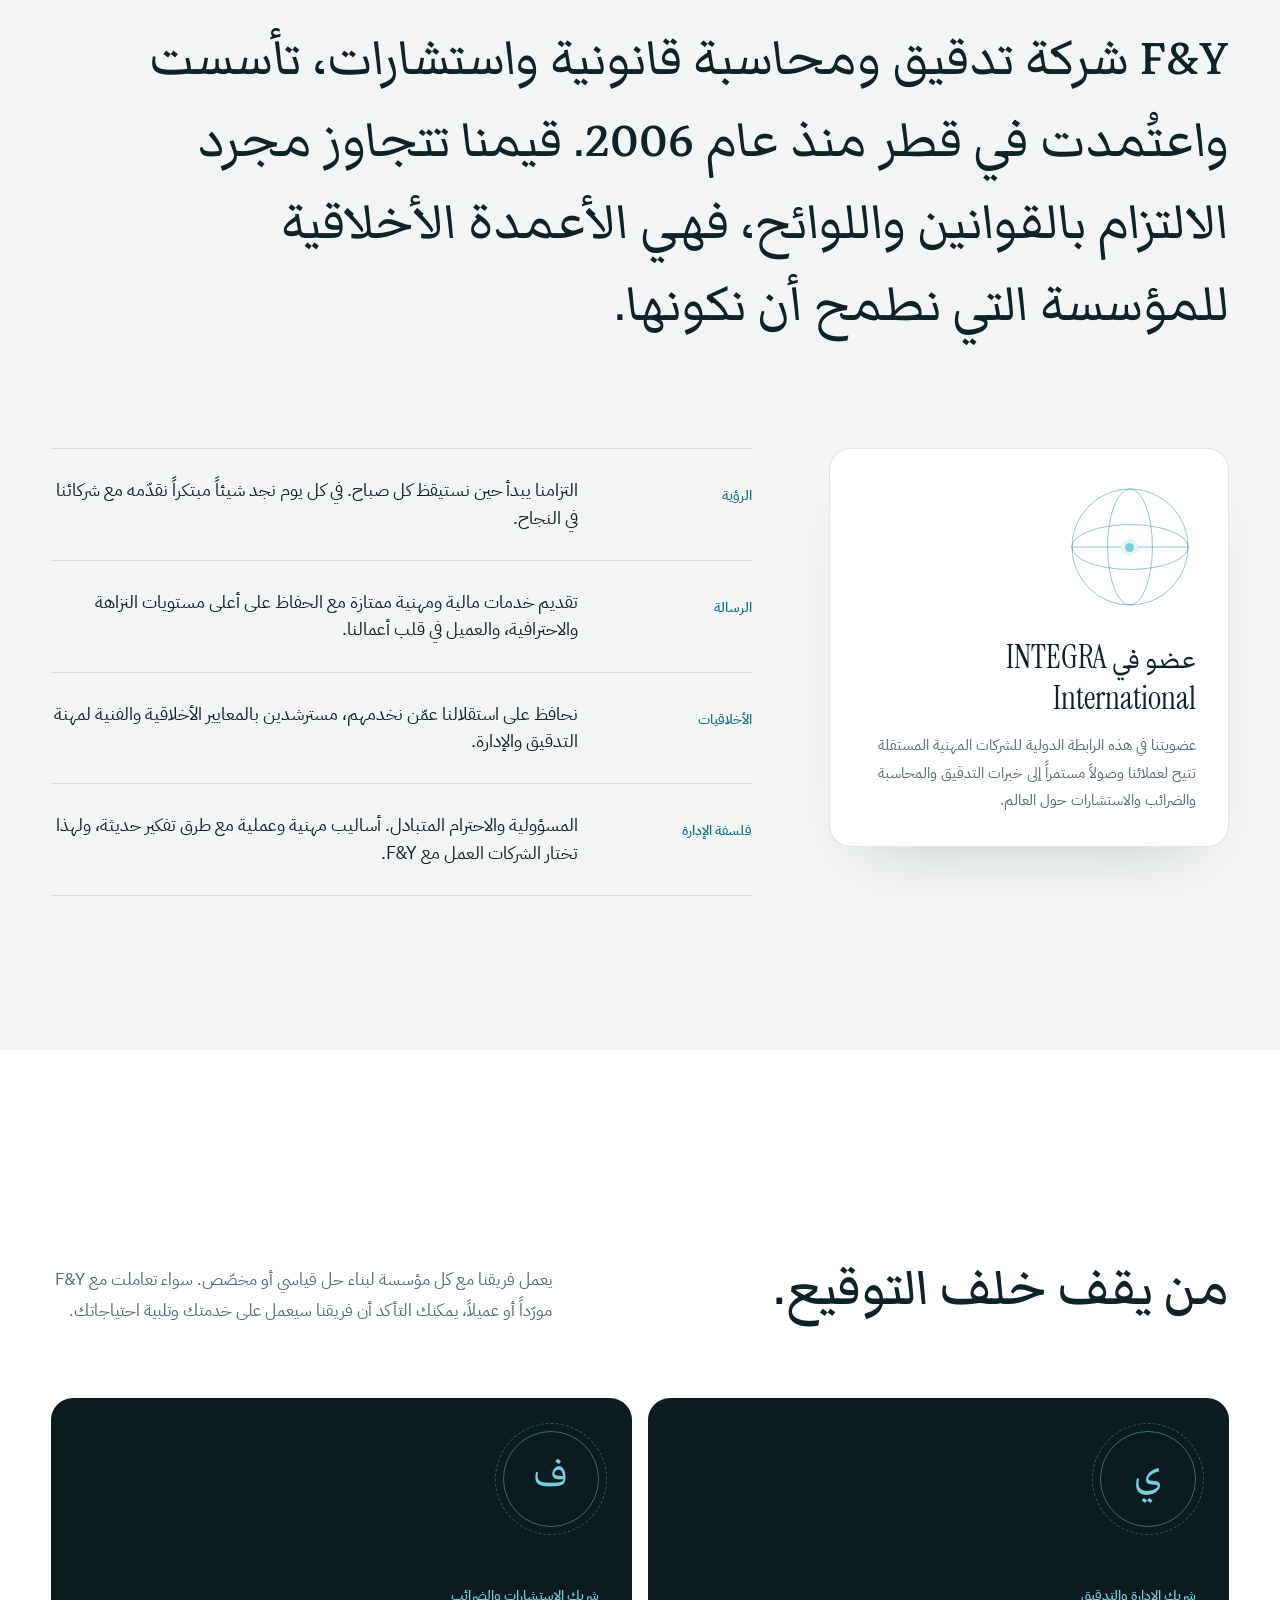
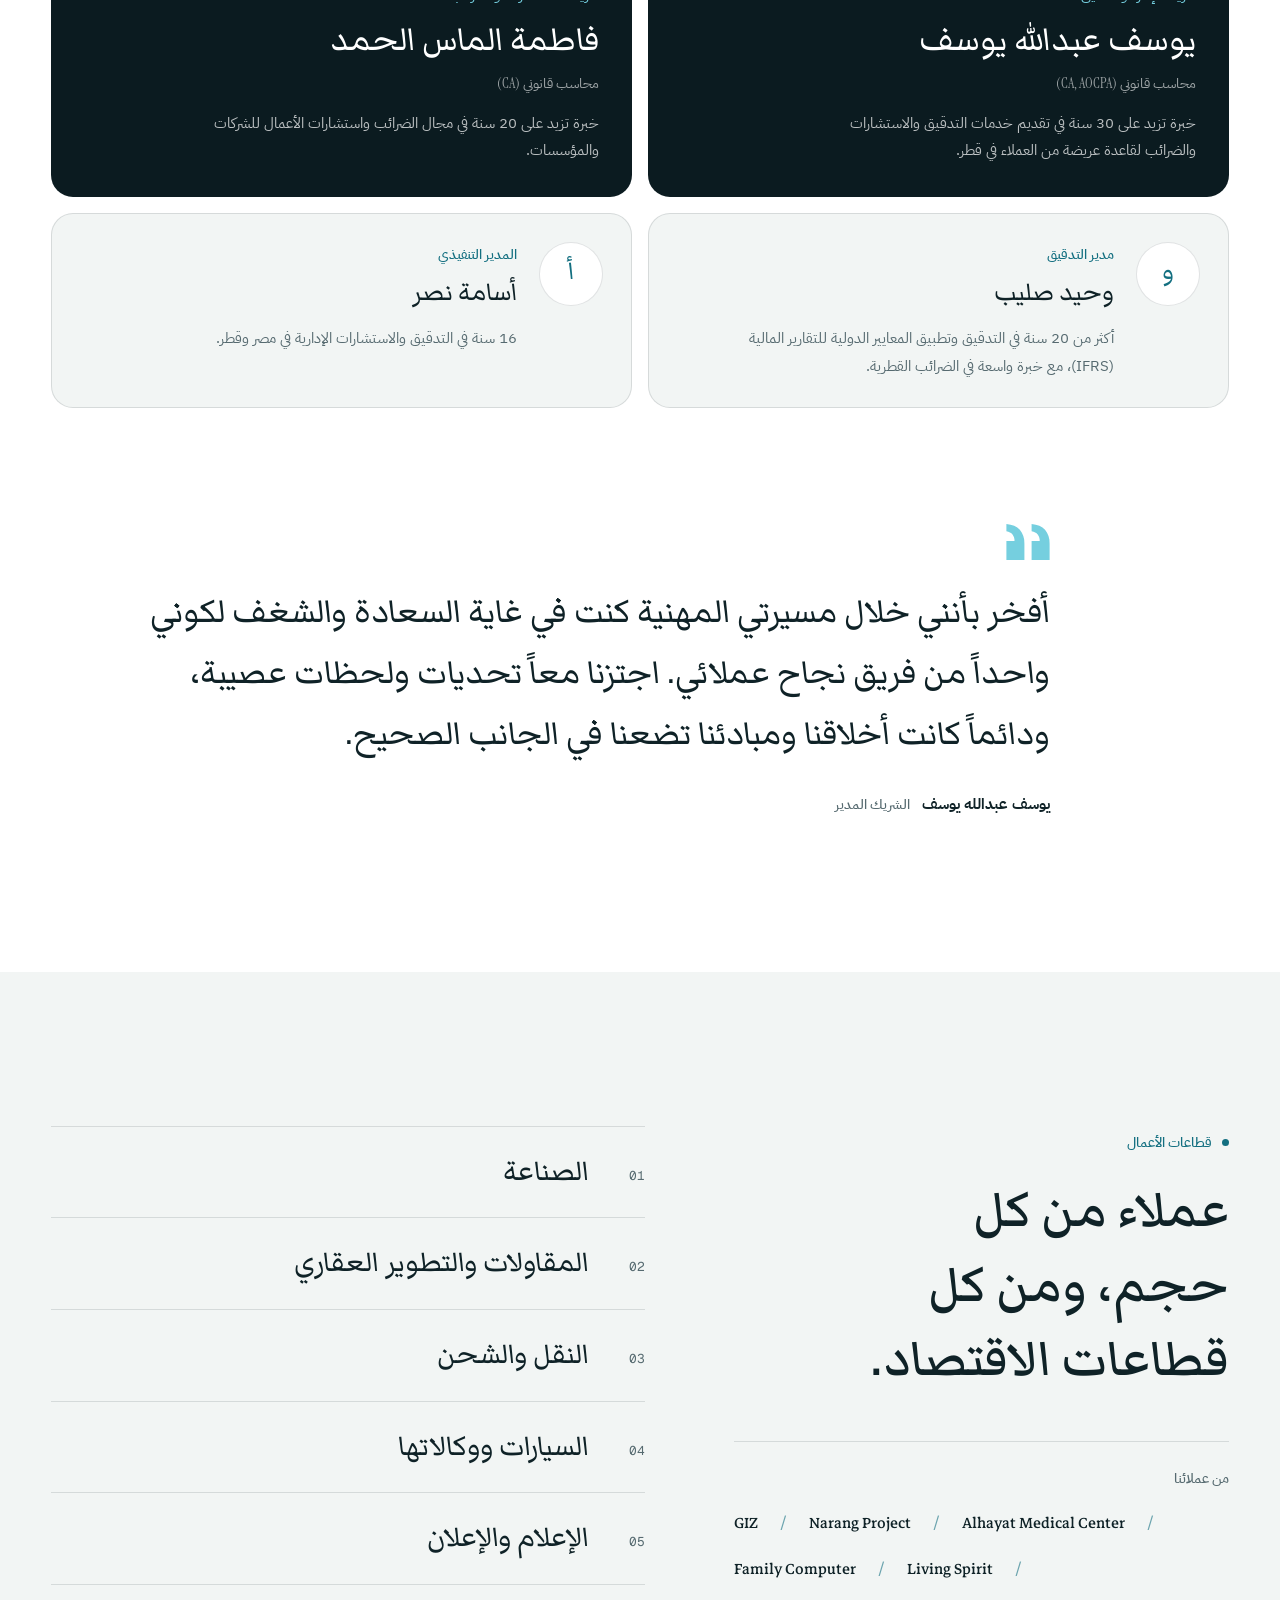
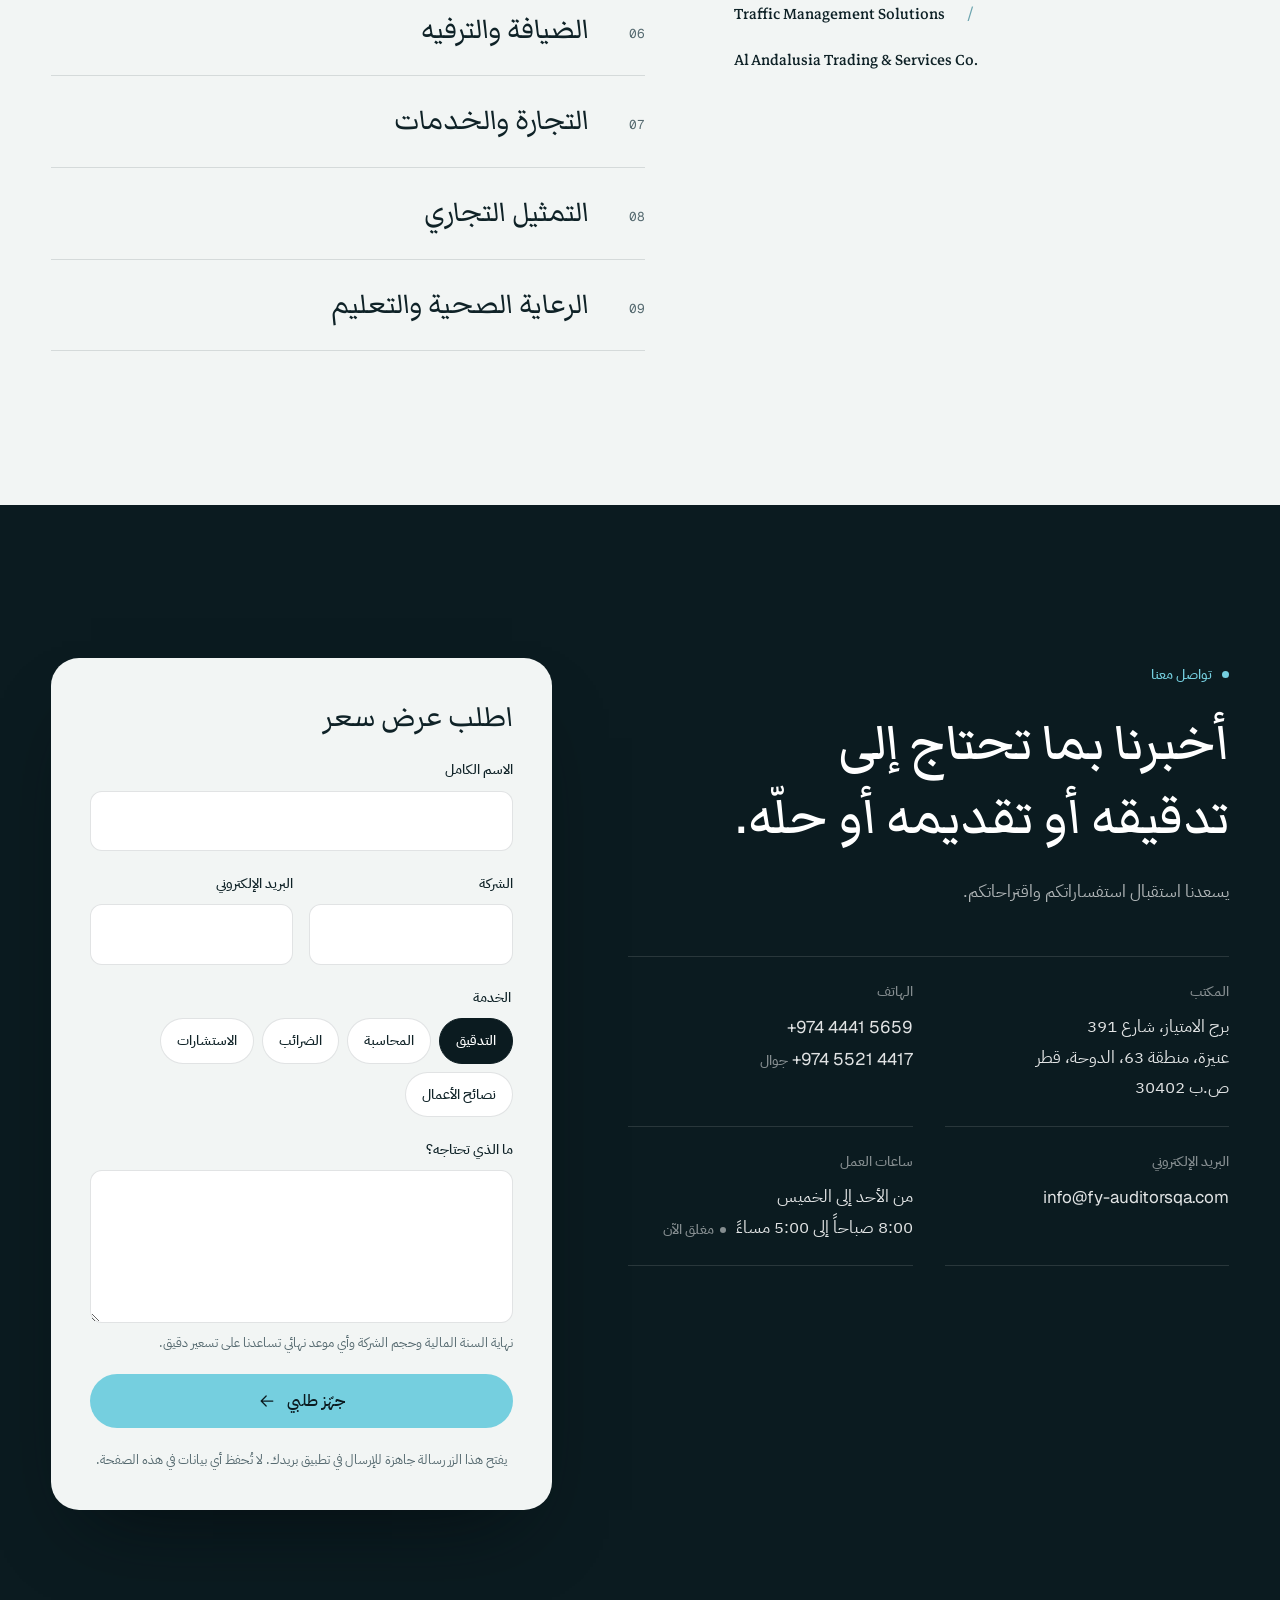
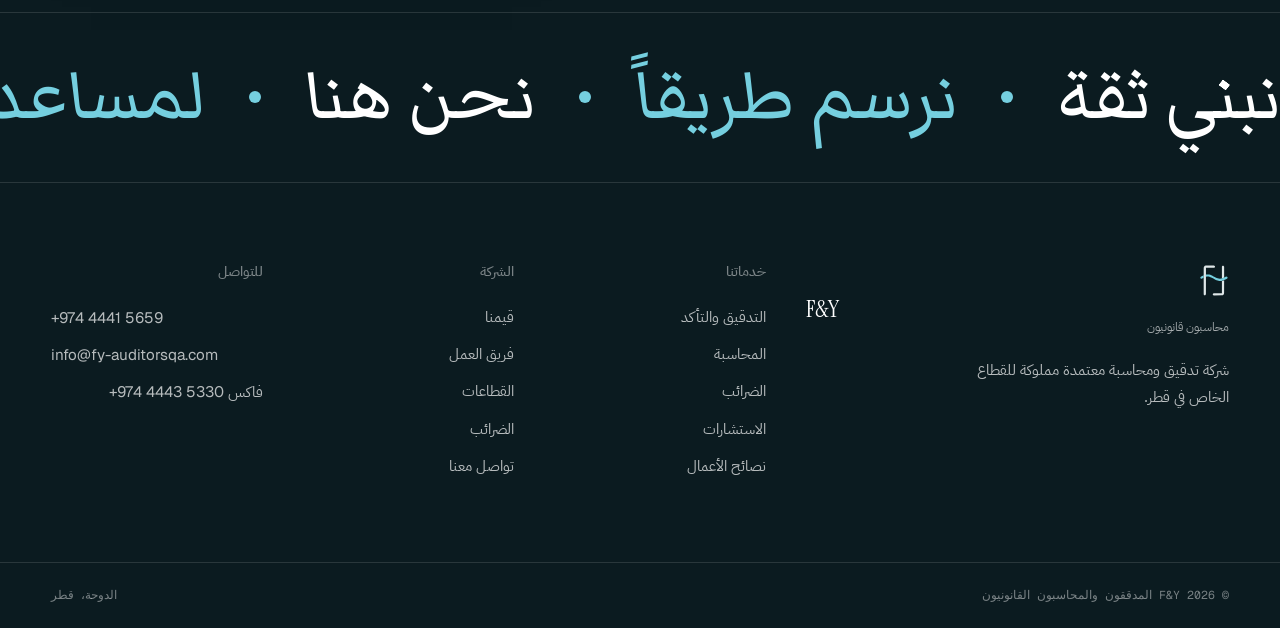
<file: ar/index.html>
<!doctype html>
<html lang="ar" dir="rtl">
<head>
<meta charset="utf-8">
<meta name="viewport" content="width=device-width, initial-scale=1">
<title>F&amp;Y محاسبون قانونيون | التدقيق والضرائب والاستشارات في الدوحة، قطر</title>
<meta name="description" content="شركة F&amp;Y المدققون والمحاسبون القانونيون: شركة تدقيق ومحاسبة وضرائب واستشارات معتمدة في الدوحة، قطر، تأسست عام 2006 وعضو في INTEGRA International.">
<meta name="theme-color" content="#0b1b20">
<link rel="alternate" hreflang="en" href="../">
<link rel="alternate" hreflang="ar" href="./">
<link rel="icon" href="../assets/favicon.svg" type="image/svg+xml">
<link rel="preconnect" href="https://fonts.googleapis.com">
<link rel="preconnect" href="https://fonts.gstatic.com" crossorigin>
<link href="https://fonts.googleapis.com/css2?family=Geist:wght@400;500&family=Geist+Mono:wght@400;500&family=Instrument+Serif&family=IBM+Plex+Sans+Arabic:wght@300;400;500;600&family=Markazi+Text:wght@400;500&display=swap" rel="stylesheet">
<link rel="stylesheet" href="../styles.css">
<link rel="stylesheet" href="../rtl.css">
</head>
<body>

<svg width="0" height="0" class="sprite" aria-hidden="true">
  <symbol id="fy-mark" viewBox="0 0 196 216">
    <path fill="currentColor" d="M97.041 10.272c10.856 2.375 10.042 13.776.811 14.596h-52.44l-.27 172.188c-1.366 10.69-13.24 10.963-14.597.27V29.464c-.012-10.729 4.16-17.519 14.056-18.922l52.44-.27Z"/>
    <path fill="currentColor" d="m164.348 105.691-.27 84.337c-.248 10.411-6.477 15.504-15.408 15.137l-51.899.27c-9.495-1.211-9.072-11.535-.811-14.056l53.791-.27v-80.552c5.451-1.33 10.312-2.954 14.597-4.866ZM164.348 88.391c-3.004 2.073-7.862 4.145-14.597 6.217V18.651c-.393-10.265 13.872-10.612 14.597-.27v70.01Z"/>
    <path fill="var(--teal)" d="M30.275 73.794v16.219l-10.542 5.406c-7.645 5.231-16.782-5.097-8.11-12.164l18.652-9.461ZM45.682 69.47c30.81-6.505 42.946 10.266 76.228 24.057 9.376 3.885 22.136 8.568 55.683-11.083 8.52-.11 11.035 7.105 8.38 10.813-2.905 4.057-13.888 9.727-25.809 13.529-3.81 1.215-12.189 4.619-20.441 4.803-8.956.199-18.895-2.925-18.895-2.925s-9.319-3.658-16.626-7.755c-13.121-7.358-28.9-15.468-36.398-17.818-7.878-2.469-20.311-.1-22.122.705V69.47Z"/>
  </symbol>
  <symbol id="i-arrow" viewBox="0 0 24 24"><path d="M5 12h14M13 6l6 6-6 6" fill="none" stroke="currentColor" stroke-width="1.5" stroke-linecap="round" stroke-linejoin="round"/></symbol>
  <symbol id="i-plus" viewBox="0 0 24 24"><path d="M12 5v14M5 12h14" fill="none" stroke="currentColor" stroke-width="1.5" stroke-linecap="round"/></symbol>
</svg>

<a class="skip" href="#main">انتقل إلى المحتوى</a>
<div class="progress" aria-hidden="true"></div>

<header class="nav" id="nav">
  <a class="brand" href="#top" aria-label="F&amp;Y محاسبون قانونيون، الرئيسية">
    <svg class="brand__mark" aria-hidden="true"><use href="#fy-mark"/></svg>
    <span class="brand__text"><b dir="ltr">F&amp;Y</b><span>محاسبون قانونيون</span></span>
  </a>
  <nav class="nav__links" aria-label="التنقل الرئيسي">
    <a href="#services">خدماتنا</a>
    <a href="#tax">الضرائب</a>
    <a href="#firm">عن الشركة</a>
    <a href="#people">فريق العمل</a>
    <a href="#sectors">القطاعات</a>
  </nav>
  <div class="nav__end">
    <a class="nav__tel" href="tel:+97455214417" dir="ltr">+974 5521 4417</a>
    <a class="nav__lang" href="../" lang="en" dir="ltr">English</a>
    <a class="btn btn--sm btn--teal magnetic" href="#contact"><span>اطلب عرض سعر</span></a>
    <button class="nav__toggle" id="navToggle" aria-expanded="false" aria-controls="mobileMenu" aria-label="افتح القائمة"><i></i><i></i></button>
  </div>
</header>

<div class="mobile-menu" id="mobileMenu" hidden>
  <nav aria-label="قائمة الجوال">
    <a href="#services">خدماتنا</a>
    <a href="#tax">الضرائب</a>
    <a href="#firm">عن الشركة</a>
    <a href="#people">فريق العمل</a>
    <a href="#sectors">القطاعات</a>
    <a href="#contact">تواصل معنا</a>
  </nav>
  <div class="mobile-menu__foot">
    <a href="tel:+97455214417" dir="ltr">+974 5521 4417</a>
    <a href="../" lang="en" dir="ltr">English</a>
  </div>
</div>

<main id="main">

<!-- HERO -->
<section class="hero" id="top">
  <div class="hero__waves" aria-hidden="true">
    <svg class="wave wave--a" viewBox="0 0 2400 200" preserveAspectRatio="none"><path d="M0 100 C200 20 400 180 600 100 S1000 20 1200 100 S1600 180 1800 100 S2200 20 2400 100" /></svg>
    <svg class="wave wave--b" viewBox="0 0 2400 200" preserveAspectRatio="none"><path d="M0 100 C200 170 400 30 600 100 S1000 170 1200 100 S1600 30 1800 100 S2200 170 2400 100" /></svg>
    <svg class="wave wave--c" viewBox="0 0 2400 200" preserveAspectRatio="none"><path d="M0 100 C150 60 450 140 600 100 S1050 60 1200 100 S1650 140 1800 100 S2250 60 2400 100" /></svg>
  </div>

  <div class="wrap hero__grid">
    <div class="hero__copy">
      <p class="eyebrow load" style="--i:0"><span class="dot"></span>تدقيق وضرائب واستشارات. الدوحة، منذ 2006.</p>
      <h1 class="hero__title">
        <span class="line"><span class="load-up" style="--i:1">أرقامٌ يمكنك</span></span>
        <span class="line"><span class="load-up" style="--i:2"><em>الوثوق بها.</em></span></span>
      </h1>
      <p class="hero__lede load" style="--i:3">F&amp;Y شركة تدقيق ومحاسبة قانونية معتمدة في قطر. نفحص الدفاتر، ونقدّم الإقرارات، ونشير عليك في القرارات، ليثق الملّاك والمموّلون والجهات الرقابية بما يقرؤون.</p>
      <div class="hero__cta load" style="--i:4">
        <a class="btn btn--teal magnetic" href="#contact"><span>اطلب عرض سعر</span><svg aria-hidden="true"><use href="#i-arrow"/></svg></a>
        <a class="btn btn--ghost" href="#services"><span>تعرّف على خدماتنا</span></a>
      </div>
      <dl class="hero__facts load" style="--i:5">
        <div><dt>سنة التأسيس</dt><dd><span data-count="2006" data-plain>2006</span></dd></div>
        <div><dt>خبرة الشركاء</dt><dd>+<span data-count="30">30</span> سنة</dd></div>
        <div><dt>مجالات الخدمة</dt><dd><span data-count="5">5</span></dd></div>
        <div><dt>الشبكة الدولية</dt><dd class="txt" dir="ltr">INTEGRA</dd></div>
      </dl>
    </div>

    <div class="hero__visual load" style="--i:3" aria-hidden="true">
      <svg class="seal" viewBox="0 0 200 200" dir="ltr">
        <defs><path id="sealPath" d="M100 100 m-78 0 a78 78 0 1 1 156 0 a78 78 0 1 1 -156 0"/></defs>
        <g class="seal__spin"><text direction="ltr"><textPath href="#sealPath">F&amp;Y CHARTERED ACCOUNTANTS · DOHA · QATAR · SINCE 2006 ·</textPath></text></g>
        <use href="#fy-mark" x="72" y="68" width="56" height="62"/>
      </svg>

      <div class="ledger" id="ledger">
        <div class="ledger__head">
          <span class="ledger__title">ملف التدقيق / السنة المالية 2026</span>
          <span class="ledger__state"><i></i><b data-state>العمل الميداني</b></span>
        </div>
        <ul class="ledger__rows">
          <li><span class="l-name">الإيرادات</span><span class="l-bar"><i></i></span><span class="l-num" data-v="4862300">0</span><svg class="l-tick" viewBox="0 0 20 20"><path d="M4 10.5l4 4 8-9"/></svg></li>
          <li><span class="l-name">الذمم المدينة</span><span class="l-bar"><i></i></span><span class="l-num" data-v="917450">0</span><svg class="l-tick" viewBox="0 0 20 20"><path d="M4 10.5l4 4 8-9"/></svg></li>
          <li><span class="l-name">المخزون</span><span class="l-bar"><i></i></span><span class="l-num" data-v="1204880">0</span><svg class="l-tick" viewBox="0 0 20 20"><path d="M4 10.5l4 4 8-9"/></svg></li>
          <li><span class="l-name">الذمم الدائنة</span><span class="l-bar"><i></i></span><span class="l-num" data-v="638120">0</span><svg class="l-tick" viewBox="0 0 20 20"><path d="M4 10.5l4 4 8-9"/></svg></li>
          <li><span class="l-name">مخصص الضريبة</span><span class="l-bar"><i></i></span><span class="l-num" data-v="271940">0</span><svg class="l-tick" viewBox="0 0 20 20"><path d="M4 10.5l4 4 8-9"/></svg></li>
        </ul>
        <div class="ledger__scan"></div>
        <div class="ledger__foot">
          <span>الأرقام بالريال القطري، للتوضيح فقط</span>
          <span class="ledger__stamp">الرأي: غير معدَّل</span>
        </div>
      </div>

      <div class="chip-float">
        <span class="chip-float__k">الإقرار الضريبي للشركات</span>
        <span class="chip-float__v"><b data-days-left>--</b> يوماً على الموعد</span>
      </div>
    </div>
  </div>

  <div class="marquee" aria-label="القطاعات التي نخدمها">
    <div class="marquee__track">
      <span>الصناعة</span><i></i><span>المقاولات والتطوير العقاري</span><i></i><span>النقل والشحن</span><i></i><span>السيارات</span><i></i><span>الإعلام والإعلان</span><i></i><span>الضيافة والترفيه</span><i></i><span>التجارة والخدمات</span><i></i><span>الرعاية الصحية</span><i></i><span>التعليم</span><i></i>
      <span aria-hidden="true">الصناعة</span><i></i><span aria-hidden="true">المقاولات والتطوير العقاري</span><i></i><span aria-hidden="true">النقل والشحن</span><i></i><span aria-hidden="true">السيارات</span><i></i><span aria-hidden="true">الإعلام والإعلان</span><i></i><span aria-hidden="true">الضيافة والترفيه</span><i></i><span aria-hidden="true">التجارة والخدمات</span><i></i><span aria-hidden="true">الرعاية الصحية</span><i></i><span aria-hidden="true">التعليم</span><i></i>
    </div>
  </div>
</section>

<!-- SERVICES -->
<section class="section services" id="services">
  <div class="wrap services__grid">
    <div class="services__intro">
      <p class="eyebrow reveal"><span class="dot"></span>خدماتنا</p>
      <h2 class="h2 reveal">خمسة مجالات تحت سقف واحد.</h2>
      <p class="lede reveal">عملاؤنا هم أثمن أصولنا. مساعدتهم أولويتنا الأولى، ويظهر ذلك في طريقة عملنا: ودّ ولطف وإنصات وسرعة في الاستجابة.</p>
      <div class="glyph reveal" aria-hidden="true">
        <svg viewBox="0 0 240 240" id="glyph">
          <circle class="g-ring" cx="120" cy="120" r="104"/>
          <g class="g g-0"><path d="M70 150l34-34 22 22 44-48"/><path d="M148 90h22v22"/><path d="M62 172h116"/></g>
          <g class="g g-1"><rect x="72" y="62" width="96" height="116" rx="8"/><path d="M88 92h64M88 114h64M88 136h40"/><path d="M134 154l8 8 14-16"/></g>
          <g class="g g-2"><path d="M120 60v120"/><path d="M146 84c-6-9-16-12-27-12-15 0-26 8-26 22 0 30 56 16 56 46 0 14-12 22-28 22-13 0-24-5-30-14"/></g>
          <g class="g g-3"><circle cx="120" cy="120" r="56"/><path d="M120 64v112M64 120h112"/><path d="M120 120l30-30"/><circle cx="120" cy="120" r="6"/></g>
          <g class="g g-4"><path d="M66 168V118M102 168V84M138 168v-64M174 168V68"/><path d="M58 168h124"/></g>
        </svg>
      </div>
    </div>

    <div class="acc" id="acc">
      <article class="acc__item is-open reveal" data-glyph="0">
        <h3><button class="acc__btn" aria-expanded="true" aria-controls="acc-p0" id="acc-b0"><span class="acc__n">01</span><span class="acc__t">التدقيق والتأكد</span><svg class="acc__i" aria-hidden="true"><use href="#i-plus"/></svg></button></h3>
        <div class="acc__panel" id="acc-p0" role="region" aria-labelledby="acc-b0"><div class="acc__inner">
          <p>فحص مستقل لقوائمك المالية وفق معايير قياسية، ينتهي برأي موضوعي يمنح البنوك والمساهمين والجهات الرقابية الثقة في أرقامك.</p>
          <ul class="tags"><li>التدقيق الخارجي</li><li>التدقيق الداخلي</li><li>الفحص المتعلق بغسل الأموال وتمويل الإرهاب</li><li>فحص خطط استمرار العمل خلال الأزمات والكوارث</li><li>شهادة القيمة المحلية (ICV)</li></ul>
        </div></div>
      </article>
      <article class="acc__item reveal" data-glyph="1">
        <h3><button class="acc__btn" aria-expanded="false" aria-controls="acc-p1" id="acc-b1"><span class="acc__n">02</span><span class="acc__t">المحاسبة وإمساك الدفاتر</span><svg class="acc__i" aria-hidden="true"><use href="#i-plus"/></svg></button></h3>
        <div class="acc__panel" id="acc-p1" role="region" aria-labelledby="acc-b1"><div class="acc__inner">
          <p>نحدّد معاملاتك المالية ونسجّلها ونحلّلها ونلخّصها باحترافية، فتُقفل حساباتك في موعدها دون تكلفة إدارة مالية داخلية.</p>
          <ul class="tags"><li>إمساك الدفاتر</li><li>خدمات المحاسبة الخارجية</li><li>التقارير المالية</li></ul>
        </div></div>
      </article>
      <article class="acc__item reveal" data-glyph="2">
        <h3><button class="acc__btn" aria-expanded="false" aria-controls="acc-p2" id="acc-b2"><span class="acc__n">03</span><span class="acc__t">الضرائب</span><svg class="acc__i" aria-hidden="true"><use href="#i-plus"/></svg></button></h3>
        <div class="acc__panel" id="acc-p2" role="region" aria-labelledby="acc-b2"><div class="acc__inner">
          <p>التسجيل الضريبي، والإقرارات السنوية لضريبة الدخل، والمشورة في المسائل المعقّدة وفق قانون ضريبة الدخل رقم (24) لسنة 2018، من فريق يقدّم الإقرارات في قطر كل موسم.</p>
          <ul class="tags"><li>التسجيل الضريبي</li><li>إقرارات ضريبة الدخل</li><li>الاستشارات الضريبية</li></ul>
        </div></div>
      </article>
      <article class="acc__item reveal" data-glyph="3">
        <h3><button class="acc__btn" aria-expanded="false" aria-controls="acc-p3" id="acc-b3"><span class="acc__n">04</span><span class="acc__t">الاستشارات</span><svg class="acc__i" aria-hidden="true"><use href="#i-plus"/></svg></button></h3>
        <div class="acc__panel" id="acc-p3" role="region" aria-labelledby="acc-b3"><div class="acc__inner">
          <p>تخطيط الأعمال وتنميتها وتنظيمها يتطلّب معايير مهنية. نقدّم الأدوات والمنهج مهما بلغ تعقيد السؤال.</p>
          <ul class="tags"><li>دراسات الجدوى الاقتصادية</li><li>بحوث السوق</li><li>الاستشارات القانونية</li><li>هيكلة المنظمات</li><li>دليل السياسات والإجراءات</li><li>إدارة المخاطر</li></ul>
        </div></div>
      </article>
      <article class="acc__item reveal" data-glyph="4">
        <h3><button class="acc__btn" aria-expanded="false" aria-controls="acc-p4" id="acc-b4"><span class="acc__n">05</span><span class="acc__t">نصائح الأعمال</span><svg class="acc__i" aria-hidden="true"><use href="#i-plus"/></svg></button></h3>
        <div class="acc__panel" id="acc-p4" role="region" aria-labelledby="acc-b4"><div class="acc__inner">
          <p>فهم أوضح لمتغيّرات السوق ولموقع شركتك فيه، في اللحظات التي تُشترى فيها شركة أو تُباع أو تُقيَّم أو يُعاد تنظيمها أو تُصفّى.</p>
          <ul class="tags"><li>تقييم الأعمال</li><li>الفحص المالي النافي للجهالة</li><li>الاندماج والاستحواذ</li><li>التصفية وحل الشركات</li><li>الإدارة المالية</li><li>خطة استمرارية الأعمال</li><li>إدارة المشروعات</li><li>إدارة الموارد البشرية</li></ul>
        </div></div>
      </article>
    </div>
  </div>
</section>

<!-- TAX DESK -->
<section class="section tax" id="tax">
  <div class="wrap">
    <div class="tax__head">
      <div>
        <p class="eyebrow eyebrow--light reveal"><span class="dot"></span>الضرائب</p>
        <h2 class="h2 reveal">مواعيد يكلّفك تفويتها مالاً.</h2>
      </div>
      <p class="lede lede--light reveal">طبقاً للمادة (29) من اللائحة التنفيذية لقانون ضريبة الدخل رقم (24) لسنة 2018، يقدّم المكلّفون المسجّلون إقراراتهم الضريبية السنوية إلكترونياً ويسدّدون الضريبة المستحقة خلال أربعة أشهر من نهاية السنة الضريبية.</p>
    </div>

    <div class="tax__grid">
      <div class="tcard tcard--count spot reveal">
        <p class="tcard__k">الموعد القادم لتقديم الإقرار، للسنوات المنتهية في 31 ديسمبر</p>
        <p class="tcard__date" data-deadline-label>30 أبريل</p>
        <div class="count" role="timer" aria-live="off">
          <div><b data-cd="d">000</b><span>يوم</span></div>
          <div><b data-cd="h">00</b><span>ساعة</span></div>
          <div><b data-cd="m">00</b><span>دقيقة</span></div>
          <div><b data-cd="s">00</b><span>ثانية</span></div>
        </div>
        <div class="count__bar"><i data-cd-bar></i></div>
        <p class="tcard__note">النسبة المنقضية من مهلة الأشهر الأربعة.</p>
      </div>

      <div class="tcard tcard--calc spot reveal">
        <p class="tcard__k">غرامة التأخر في تقديم الإقرار</p>
        <p class="calc__out"><span>ر.ق</span><b id="penaltyOut">15,000</b></p>
        <label class="calc__label" for="penaltyDays"><span>أيام التأخير</span><output id="penaltyDaysOut" for="penaltyDays">30</output></label>
        <input class="range" type="range" id="penaltyDays" min="0" max="400" step="1" value="30">
        <p class="tcard__note">500 ريال عن كل يوم تأخير، بحد أقصى 180,000 ريال. للتوضيح فقط وليست استشارة ضريبية.</p>
      </div>

      <div class="tcard tcard--list reveal">
        <div class="tnote">
          <span class="tnote__n">60</span>
          <div><h3>يوماً للتسجيل</h3><p>يسجّل المكلّف لدى الهيئة خلال 60 يوماً من موافقة الجهة المختصة على بدء النشاط، أو القيد في السجل التجاري، أو أول يوم لتحقق الدخل، أيها أسبق.</p></div>
        </div>
        <div class="tnote">
          <span class="tnote__n" dir="ltr">ICV</span>
          <div><h3>شهادة توطين</h3><p>توطين هو برنامج توطين سلاسل الإمداد في قطاع الطاقة بقيادة قطر للطاقة. نصدّق على بطاقة القيمة المحلية الخاصة بشركتك.</p></div>
        </div>
        <a class="link-arrow" href="#contact">اسأل فريق الضرائب<svg aria-hidden="true"><use href="#i-arrow"/></svg></a>
      </div>
    </div>
  </div>
</section>

<!-- FIRM -->
<section class="section firm" id="firm">
  <div class="wrap">
    <p class="eyebrow reveal"><span class="dot"></span>عن الشركة</p>
    <p class="statement" data-words>F&amp;Y شركة تدقيق ومحاسبة قانونية واستشارات، تأسست واعتُمدت في قطر منذ عام 2006. قيمنا تتجاوز مجرد الالتزام بالقوانين واللوائح، فهي الأعمدة الأخلاقية للمؤسسة التي نطمح أن نكونها.</p>

    <div class="firm__grid">
      <aside class="integra reveal">
        <div class="integra__orbit" aria-hidden="true">
          <svg viewBox="0 0 200 200">
            <circle cx="100" cy="100" r="88"/><ellipse cx="100" cy="100" rx="88" ry="34"/><ellipse cx="100" cy="100" rx="34" ry="88"/><path d="M12 100h176"/>
            <circle class="integra__node" cx="100" cy="100" r="5"/>
          </svg>
          <span class="integra__sat"></span>
        </div>
        <h3>عضو في <span dir="ltr">INTEGRA International</span></h3>
        <p>عضويتنا في هذه الرابطة الدولية للشركات المهنية المستقلة تتيح لعملائنا وصولاً مستمراً إلى خبرات التدقيق والمحاسبة والضرائب والاستشارات حول العالم.</p>
      </aside>

      <div class="values">
        <div class="value reveal">
          <span class="value__k">الرؤية</span>
          <p>التزامنا يبدأ حين نستيقظ كل صباح. في كل يوم نجد شيئاً مبتكراً نقدّمه مع شركائنا في النجاح.</p>
        </div>
        <div class="value reveal">
          <span class="value__k">الرسالة</span>
          <p>تقديم خدمات مالية ومهنية ممتازة مع الحفاظ على أعلى مستويات النزاهة والاحترافية، والعميل في قلب أعمالنا.</p>
        </div>
        <div class="value reveal">
          <span class="value__k">الأخلاقيات</span>
          <p>نحافظ على استقلالنا عمّن نخدمهم، مسترشدين بالمعايير الأخلاقية والفنية لمهنة التدقيق والإدارة.</p>
        </div>
        <div class="value reveal">
          <span class="value__k">فلسفة الإدارة</span>
          <p>المسؤولية والاحترام المتبادل. أساليب مهنية وعملية مع طرق تفكير حديثة، ولهذا تختار الشركات العمل مع F&amp;Y.</p>
        </div>
      </div>
    </div>
  </div>
</section>

<!-- PEOPLE -->
<section class="section people" id="people">
  <div class="wrap">
    <div class="people__head">
      <div>
        <p class="eyebrow reveal"><span class="dot"></span>فريق العمل</p>
        <h2 class="h2 reveal">من يقف خلف التوقيع.</h2>
      </div>
      <p class="lede reveal">يعمل فريقنا مع كل مؤسسة لبناء حل قياسي أو مخصّص. سواء تعاملت مع F&amp;Y مورّداً أو عميلاً، يمكنك التأكد أن فريقنا سيعمل على خدمتك وتلبية احتياجاتك.</p>
    </div>

    <div class="people__grid">
      <article class="person person--lead tilt reveal">
        <div class="person__mono" aria-hidden="true">ي</div>
        <div class="person__body">
          <p class="person__role">شريك الإدارة والتدقيق</p>
          <h3>يوسف عبدالله يوسف</h3>
          <p class="person__cred">محاسب قانوني <span dir="ltr">(CA, AOCPA)</span></p>
          <p>خبرة تزيد على 30 سنة في تقديم خدمات التدقيق والاستشارات والضرائب لقاعدة عريضة من العملاء في قطر.</p>
        </div>
      </article>
      <article class="person person--lead tilt reveal">
        <div class="person__mono" aria-hidden="true">ف</div>
        <div class="person__body">
          <p class="person__role">شريك الاستشارات والضرائب</p>
          <h3>فاطمة الماس الحمد</h3>
          <p class="person__cred">محاسب قانوني <span dir="ltr">(CA)</span></p>
          <p>خبرة تزيد على 20 سنة في مجال الضرائب واستشارات الأعمال للشركات والمؤسسات.</p>
        </div>
      </article>
      <article class="person reveal">
        <div class="person__mono" aria-hidden="true">و</div>
        <div class="person__body">
          <p class="person__role">مدير التدقيق</p>
          <h3>وحيد صليب</h3>
          <p>أكثر من 20 سنة في التدقيق وتطبيق المعايير الدولية للتقارير المالية (IFRS)، مع خبرة واسعة في الضرائب القطرية.</p>
        </div>
      </article>
      <article class="person reveal">
        <div class="person__mono" aria-hidden="true">أ</div>
        <div class="person__body">
          <p class="person__role">المدير التنفيذي</p>
          <h3>أسامة نصر</h3>
          <p>16 سنة في التدقيق والاستشارات الإدارية في مصر وقطر.</p>
        </div>
      </article>
    </div>

    <figure class="quote reveal">
      <svg class="quote__mark" viewBox="0 0 48 40" aria-hidden="true"><path d="M0 40V22C0 9 7 1 20 0v8c-6 1-9 5-9 11h9v21H0Zm28 0V22C28 9 35 1 48 0v8c-6 1-9 5-9 11h9v21H28Z"/></svg>
      <blockquote>أفخر بأنني خلال مسيرتي المهنية كنت في غاية السعادة والشغف لكوني واحداً من فريق نجاح عملائي. اجتزنا معاً تحديات ولحظات عصيبة، ودائماً كانت أخلاقنا ومبادئنا تضعنا في الجانب الصحيح.</blockquote>
      <figcaption><b>يوسف عبدالله يوسف</b><span>الشريك المدير</span></figcaption>
    </figure>
  </div>
</section>

<!-- SECTORS -->
<section class="section sectors" id="sectors">
  <div class="wrap sectors__grid">
    <div class="sectors__intro">
      <p class="eyebrow reveal"><span class="dot"></span>قطاعات الأعمال</p>
      <h2 class="h2 reveal">عملاء من كل حجم، ومن كل قطاعات الاقتصاد.</h2>
      <div class="clients reveal">
        <p class="clients__k">من عملائنا</p>
        <ul dir="ltr">
          <li>GIZ</li><li>Narang Project</li><li>Alhayat Medical Center</li><li>Family Computer</li><li>Living Spirit</li><li>Traffic Management Solutions</li><li>Al Andalusia Trading &amp; Services Co.</li>
        </ul>
      </div>
    </div>
    <ol class="sector-list">
      <li class="reveal"><span>01</span>الصناعة</li>
      <li class="reveal"><span>02</span>المقاولات والتطوير العقاري</li>
      <li class="reveal"><span>03</span>النقل والشحن</li>
      <li class="reveal"><span>04</span>السيارات ووكالاتها</li>
      <li class="reveal"><span>05</span>الإعلام والإعلان</li>
      <li class="reveal"><span>06</span>الضيافة والترفيه</li>
      <li class="reveal"><span>07</span>التجارة والخدمات</li>
      <li class="reveal"><span>08</span>التمثيل التجاري</li>
      <li class="reveal"><span>09</span>الرعاية الصحية والتعليم</li>
    </ol>
  </div>
</section>

<!-- CONTACT -->
<section class="section contact" id="contact">
  <div class="wrap contact__grid">
    <div class="contact__info">
      <p class="eyebrow eyebrow--light reveal"><span class="dot"></span>تواصل معنا</p>
      <h2 class="h2 reveal">أخبرنا بما تحتاج إلى تدقيقه أو تقديمه أو حلّه.</h2>
      <p class="lede lede--light reveal">يسعدنا استقبال استفساراتكم واقتراحاتكم.</p>
      <dl class="details reveal">
        <div><dt>المكتب</dt><dd>برج الامتياز، شارع 391<br>عنيزة، منطقة 63، الدوحة، قطر<br>ص.ب 30402</dd></div>
        <div><dt>الهاتف</dt><dd><a href="tel:+97444415659" dir="ltr">+974 4441 5659</a><br><a href="tel:+97455214417" dir="ltr">+974 5521 4417</a> <small>جوال</small></dd></div>
        <div><dt>البريد الإلكتروني</dt><dd><a href="mailto:info@fy-auditorsqa.com" dir="ltr">info@fy-auditorsqa.com</a></dd></div>
        <div><dt>ساعات العمل</dt><dd>من الأحد إلى الخميس<br>8:00 صباحاً إلى 5:00 مساءً <span class="open" data-open></span></dd></div>
      </dl>
    </div>

    <form class="form reveal" id="quoteForm" novalidate>
      <h3 class="form__title">اطلب عرض سعر</h3>
      <div class="field">
        <label for="f-name">الاسم الكامل</label>
        <input id="f-name" name="name" type="text" autocomplete="name" required>
        <p class="field__err" data-err="name"></p>
      </div>
      <div class="field-row">
        <div class="field">
          <label for="f-company">الشركة</label>
          <input id="f-company" name="company" type="text" autocomplete="organization">
          <p class="field__err"></p>
        </div>
        <div class="field">
          <label for="f-email">البريد الإلكتروني</label>
          <input id="f-email" name="email" type="email" autocomplete="email" dir="ltr" required>
          <p class="field__err" data-err="email"></p>
        </div>
      </div>
      <fieldset class="field">
        <legend>الخدمة</legend>
        <div class="pills">
          <label><input type="radio" name="service" value="التدقيق والتأكد" checked><span>التدقيق</span></label>
          <label><input type="radio" name="service" value="المحاسبة وإمساك الدفاتر"><span>المحاسبة</span></label>
          <label><input type="radio" name="service" value="الضرائب"><span>الضرائب</span></label>
          <label><input type="radio" name="service" value="الاستشارات"><span>الاستشارات</span></label>
          <label><input type="radio" name="service" value="نصائح الأعمال"><span>نصائح الأعمال</span></label>
        </div>
      </fieldset>
      <div class="field">
        <label for="f-msg">ما الذي تحتاجه؟</label>
        <textarea id="f-msg" name="message" rows="4" required></textarea>
        <p class="field__hint">نهاية السنة المالية وحجم الشركة وأي موعد نهائي تساعدنا على تسعير دقيق.</p>
        <p class="field__err" data-err="message"></p>
      </div>
      <button class="btn btn--teal btn--block magnetic" type="submit"><span>جهّز طلبي</span><svg aria-hidden="true"><use href="#i-arrow"/></svg></button>
      <p class="form__fine">يفتح هذا الزر رسالة جاهزة للإرسال في تطبيق بريدك. لا تُحفظ أي بيانات في هذه الصفحة.</p>
      <div class="form__done" id="formDone" hidden>
        <svg viewBox="0 0 48 48" aria-hidden="true"><circle cx="24" cy="24" r="21"/><path d="M15 24.5l6.5 6.5L34 18"/></svg>
        <h3>طلبك جاهز للإرسال.</h3>
        <p>راجع تطبيق بريدك واضغط إرسال. إن لم يُفتح شيء، راسلنا على <a href="mailto:info@fy-auditorsqa.com" dir="ltr">info@fy-auditorsqa.com</a>.</p>
        <button type="button" class="btn btn--ghost btn--sm" id="formReset"><span>اكتب طلباً آخر</span></button>
      </div>
    </form>
  </div>
</section>

</main>

<footer class="footer">
  <div class="footer__strip" aria-hidden="true">
    <div class="footer__track">
      <span>نبني ثقة</span><i></i><span><em>نرسم طريقاً</em></span><i></i><span>نحن هنا</span><i></i><span><em>لمساعدتكم</em></span><i></i>
      <span>نبني ثقة</span><i></i><span><em>نرسم طريقاً</em></span><i></i><span>نحن هنا</span><i></i><span><em>لمساعدتكم</em></span><i></i>
    </div>
  </div>
  <div class="wrap footer__grid">
    <div class="footer__brand">
      <a class="brand" href="#top" aria-label="العودة إلى الأعلى">
        <svg class="brand__mark" aria-hidden="true"><use href="#fy-mark"/></svg>
        <span class="brand__text"><b dir="ltr">F&amp;Y</b><span>محاسبون قانونيون</span></span>
      </a>
      <p>شركة تدقيق ومحاسبة معتمدة مملوكة للقطاع الخاص في قطر.</p>
    </div>
    <nav aria-label="خدمات">
      <h4>خدماتنا</h4>
      <a href="#services">التدقيق والتأكد</a><a href="#services">المحاسبة</a><a href="#services">الضرائب</a><a href="#services">الاستشارات</a><a href="#services">نصائح الأعمال</a>
    </nav>
    <nav aria-label="الشركة">
      <h4>الشركة</h4>
      <a href="#firm">قيمنا</a><a href="#people">فريق العمل</a><a href="#sectors">القطاعات</a><a href="#tax">الضرائب</a><a href="#contact">تواصل معنا</a>
    </nav>
    <div>
      <h4>للتواصل</h4>
      <a href="tel:+97444415659" dir="ltr">+974 4441 5659</a>
      <a href="mailto:info@fy-auditorsqa.com" dir="ltr">info@fy-auditorsqa.com</a>
      <span>فاكس <span dir="ltr">+974 4443 5330</span></span>
    </div>
  </div>
  <div class="wrap footer__base">
    <span>&copy; <span data-year>2026</span> F&amp;Y المدققون والمحاسبون القانونيون</span>
    <span>الدوحة، قطر</span>
  </div>
</footer>

<script src="../script.js" defer></script>
</body>
</html>
</file>
<file: styles.css>
/* F&Y Chartered Accountants — redesign
   Palette: one accent (brand teal) on a cool ink / paper neutral base. */

:root {
  --ink: #0b1b20;
  --ink-2: #10262d;
  --ink-3: #18343c;
  --paper: #f2f5f4;
  --surface: #ffffff;
  --text: #0f2227;
  --muted: #566a70;
  --line: rgba(11, 27, 32, 0.12);
  --line-light: rgba(255, 255, 255, 0.12);
  --teal: #75cfdf;
  --teal-deep: #136f80;
  --teal-wash: #e3f3f6;
  --danger: #b4432f;

  --serif: "Instrument Serif", "Times New Roman", serif;
  --sans: "Geist", "Helvetica Neue", Arial, sans-serif;
  --mono: "Geist Mono", ui-monospace, "SFMono-Regular", Menlo, monospace;

  --ease: cubic-bezier(0.16, 1, 0.3, 1);
  --ease-out: cubic-bezier(0.23, 1, 0.32, 1);
  --wrap: 1320px;
  --gutter: clamp(20px, 4vw, 56px);
  --radius: 22px;
}

*, *::before, *::after { box-sizing: border-box; }
html { scroll-behavior: smooth; scroll-padding-top: 96px; -webkit-text-size-adjust: 100%; }
body {
  margin: 0;
  font-family: var(--sans);
  font-size: 17px;
  line-height: 1.6;
  color: var(--text);
  background: var(--paper);
  -webkit-font-smoothing: antialiased;
  text-rendering: optimizeLegibility;
  overflow-x: hidden;
}
body.menu-open { overflow: hidden; }
h1, h2, h3, h4, p, dl, dd, ul, ol, figure, blockquote, fieldset { margin: 0; padding: 0; }
ul, ol { list-style: none; }
fieldset { border: 0; min-width: 0; }
a { color: inherit; text-decoration: none; }
button, input, textarea { font: inherit; color: inherit; }
svg { display: block; }
.sprite { position: absolute; }
::selection { background: var(--teal); color: var(--ink); }
:focus-visible { outline: 2px solid var(--teal-deep); outline-offset: 3px; border-radius: 6px; }
.hero :focus-visible, .tax :focus-visible, .contact :focus-visible, .footer :focus-visible, .nav :focus-visible { outline-color: var(--teal); }

.wrap { width: 100%; max-width: var(--wrap); margin-inline: auto; padding-inline: var(--gutter); }
.skip { position: fixed; left: 16px; top: -60px; z-index: 200; background: var(--teal); color: var(--ink); padding: 10px 16px; border-radius: 10px; transition: top .2s var(--ease); }
.skip:focus { top: 16px; }

/* Scroll progress (CSS scroll-driven where supported) */
.progress { position: fixed; inset: 0 0 auto 0; height: 2px; background: var(--teal); transform-origin: 0 50%; transform: scaleX(0); z-index: 120; pointer-events: none; }
@supports (animation-timeline: scroll()) {
  .progress { animation: grow linear both; animation-timeline: scroll(root); }
  @keyframes grow { to { transform: scaleX(1); } }
}

/* ---------- Type ---------- */
.eyebrow { display: inline-flex; align-items: center; gap: 10px; font-family: var(--mono); font-size: 12.5px; letter-spacing: .06em; text-transform: uppercase; color: var(--teal-deep); }
.eyebrow--light, .hero .eyebrow { color: var(--teal); }
.dot { width: 7px; height: 7px; border-radius: 50%; background: currentColor; position: relative; flex: none; }
.dot::after { content: ""; position: absolute; inset: -5px; border-radius: 50%; border: 1px solid currentColor; opacity: 0; animation: ping 2.6s var(--ease-out) infinite; }
@keyframes ping { 0% { transform: scale(.4); opacity: .8; } 80%, 100% { transform: scale(1.5); opacity: 0; } }

.h2 { font-family: var(--serif); font-weight: 400; font-size: clamp(2.1rem, 4.2vw, 3.6rem); line-height: 1.04; letter-spacing: -.015em; margin-top: 18px; text-wrap: balance; }
.lede { color: var(--muted); max-width: 54ch; font-size: 1.06rem; }
.lede--light { color: rgba(255, 255, 255, .68); }

/* ---------- Buttons ---------- */
.btn {
  --tx: 0px; --ty: 0px;
  display: inline-flex; align-items: center; justify-content: center; gap: 10px;
  height: 54px; padding: 0 26px; border-radius: 999px; border: 1px solid transparent;
  font-weight: 500; font-size: 1rem; cursor: pointer; white-space: nowrap;
  transform: translate3d(var(--tx), var(--ty), 0);
  transition: transform .5s var(--ease), background-color .25s ease, border-color .25s ease, color .25s ease;
}
.btn svg { width: 20px; height: 20px; transition: transform .4s var(--ease); }
.btn:active { transform: translate3d(var(--tx), var(--ty), 0) scale(.97); transition-duration: .12s; }
.btn--teal { background: var(--teal); color: var(--ink); }
.btn--ghost { border-color: var(--line-light); color: #fff; }
.btn--sm { height: 42px; padding: 0 18px; font-size: .92rem; }
.btn--block { width: 100%; }
.form .btn--ghost { border-color: var(--line); color: var(--text); }
@media (hover: hover) {
  .btn--teal:hover { background: #8fdcea; }
  .btn--ghost:hover { border-color: rgba(255, 255, 255, .4); }
  .form .btn--ghost:hover { border-color: var(--text); }
  .btn:hover svg { transform: translateX(4px); }
}

.link-arrow { display: inline-flex; align-items: center; gap: 8px; font-weight: 500; color: var(--teal); }
.link-arrow svg { width: 18px; height: 18px; transition: transform .4s var(--ease); }
@media (hover: hover) { .link-arrow:hover svg { transform: translateX(5px); } }

/* ---------- Nav ---------- */
.nav {
  position: fixed; z-index: 100; top: 14px; left: 50%;
  width: min(calc(100% - 28px), var(--wrap));
  transform: translateX(-50%);
  display: flex; align-items: center; justify-content: space-between; gap: 20px;
  padding: 10px 12px 10px 20px; border-radius: 999px;
  color: #fff;
  background: rgba(11, 27, 32, .55);
  border: 1px solid rgba(255, 255, 255, .1);
  box-shadow: inset 0 1px 0 rgba(255, 255, 255, .08);
  -webkit-backdrop-filter: blur(18px) saturate(140%); backdrop-filter: blur(18px) saturate(140%);
  transition: background-color .4s ease, box-shadow .4s ease;
}
.nav.is-stuck { background: rgba(11, 27, 32, .86); box-shadow: inset 0 1px 0 rgba(255, 255, 255, .08), 0 18px 40px -22px rgba(11, 27, 32, .7); }
.brand { display: inline-flex; align-items: center; gap: 12px; color: #dfe7e8; }
.brand__mark { width: 30px; height: 33px; }
.brand__text { display: grid; line-height: 1.05; }
.brand__text b { font-family: var(--serif); font-weight: 400; font-size: 1.45rem; color: #fff; letter-spacing: .01em; }
.brand__text span { font-family: var(--mono); font-size: 9.5px; letter-spacing: .14em; text-transform: uppercase; color: rgba(255, 255, 255, .6); }
.nav__links { display: flex; gap: 4px; }
.nav__links a { position: relative; padding: 8px 14px; font-size: .94rem; color: rgba(255, 255, 255, .78); border-radius: 999px; transition: color .2s ease, background-color .2s ease; }
.nav__links a.is-active { color: #fff; background: rgba(255, 255, 255, .08); }
@media (hover: hover) { .nav__links a:hover { color: #fff; } }
.nav__end { display: flex; align-items: center; gap: 16px; }
.nav__tel { font-family: var(--mono); font-size: .82rem; color: rgba(255, 255, 255, .78); }
.nav__lang { font-size: .95rem; color: rgba(255, 255, 255, .78); }
.nav__toggle { display: none; width: 42px; height: 42px; border-radius: 50%; border: 1px solid var(--line-light); background: transparent; cursor: pointer; position: relative; }
.nav__toggle i { position: absolute; left: 12px; right: 12px; height: 1.5px; background: #fff; transition: transform .35s var(--ease); }
.nav__toggle i:first-child { top: 16px; } .nav__toggle i:last-child { top: 24px; }
.nav__toggle[aria-expanded="true"] i:first-child { transform: translateY(4px) rotate(45deg); }
.nav__toggle[aria-expanded="true"] i:last-child { transform: translateY(-4px) rotate(-45deg); }

.mobile-menu { position: fixed; inset: 0; z-index: 90; background: var(--ink); color: #fff; padding: 110px var(--gutter) 32px; display: flex; flex-direction: column; justify-content: space-between; opacity: 0; transform: translateY(-12px); transition: opacity .3s ease, transform .4s var(--ease); }
.mobile-menu[hidden] { display: none; }
.mobile-menu.is-open { opacity: 1; transform: none; }
.mobile-menu nav { display: grid; }
.mobile-menu nav a { font-family: var(--serif); font-size: 2.2rem; padding: 12px 0; border-bottom: 1px solid var(--line-light); }
.mobile-menu__foot { display: flex; justify-content: space-between; font-family: var(--mono); font-size: .9rem; color: rgba(255, 255, 255, .7); }

/* ---------- Hero ---------- */
.hero { position: relative; isolation: isolate; min-height: 100dvh; display: flex; flex-direction: column; justify-content: space-between; background: var(--ink); color: #fff; overflow: hidden; padding-top: 128px; }
.hero::before { content: ""; position: absolute; inset: 0; z-index: -2; background:
    radial-gradient(60% 55% at 78% 38%, rgba(117, 207, 223, .16), transparent 70%),
    linear-gradient(180deg, var(--ink) 0%, var(--ink-2) 100%); }
.hero::after { content: ""; position: absolute; inset: 0; z-index: -1; opacity: .5; background-image: linear-gradient(var(--line-light) 1px, transparent 1px), linear-gradient(90deg, var(--line-light) 1px, transparent 1px); background-size: 72px 72px; -webkit-mask-image: radial-gradient(70% 70% at 70% 40%, #000 0%, transparent 75%); mask-image: radial-gradient(70% 70% at 70% 40%, #000 0%, transparent 75%); }
.hero__waves { position: absolute; inset: auto 0 12% 0; height: 46%; z-index: -1; pointer-events: none; }
.wave { position: absolute; left: 0; top: 0; width: 200%; height: 100%; }
.wave path { fill: none; stroke: var(--teal); stroke-width: 1.2; vector-effect: non-scaling-stroke; }
.wave--a { opacity: .34; animation: drift 26s linear infinite; }
.wave--b { opacity: .16; animation: drift 38s linear infinite reverse; }
.wave--c { opacity: .1; top: 18%; animation: drift 52s linear infinite; }
@keyframes drift { to { transform: translate3d(-50%, 0, 0); } }

.hero__grid { display: grid; grid-template-columns: minmax(0, 1.08fr) minmax(0, .92fr); gap: clamp(32px, 5vw, 80px); align-items: center; padding-block: clamp(24px, 5vh, 64px); flex: 1; }
.hero__title { font-family: var(--serif); font-weight: 400; font-size: clamp(2.9rem, 6.6vw, 5.9rem); line-height: .98; letter-spacing: -.02em; margin: 22px 0 26px; }
.hero__title em { color: var(--teal); }
.line { display: block; overflow: hidden; padding-bottom: .12em; margin-bottom: -.12em; }
.hero__lede { max-width: 52ch; color: rgba(255, 255, 255, .72); font-size: 1.1rem; }
.hero__cta { display: flex; flex-wrap: wrap; gap: 12px; margin-top: 34px; }
.hero__facts { display: grid; grid-template-columns: repeat(4, auto); justify-content: start; gap: 0; margin-top: clamp(40px, 7vh, 72px); border-top: 1px solid var(--line-light); }
.hero__facts > div { padding: 18px 28px 0 0; margin-right: 28px; border-right: 1px solid var(--line-light); }
.hero__facts > div:last-child { border-right: 0; margin-right: 0; }
.hero__facts dt { font-family: var(--mono); font-size: 11px; letter-spacing: .08em; text-transform: uppercase; color: rgba(255, 255, 255, .5); }
.hero__facts dd { font-family: var(--serif); font-size: 2rem; line-height: 1.2; margin-top: 4px; font-variant-numeric: tabular-nums; }
.hero__facts dd.txt { letter-spacing: .04em; }

/* Load-in choreography */
.load { opacity: 0; transform: translateY(18px); animation: rise .9s var(--ease) forwards; animation-delay: calc(var(--i) * 110ms + 120ms); }
.load-up { display: inline-block; transform: translateY(110%); animation: rise-up 1.1s var(--ease) forwards; animation-delay: calc(var(--i) * 110ms + 120ms); }
@keyframes rise { to { opacity: 1; transform: none; } }
@keyframes rise-up { to { transform: none; } }

/* Hero visual */
.hero__visual { position: relative; justify-self: end; width: min(100%, 480px); }
.seal { position: absolute; width: 150px; height: 150px; right: -40px; top: -122px; color: rgba(255, 255, 255, .8); }
.seal text { font-family: var(--mono); font-size: 10.6px; letter-spacing: .2em; fill: rgba(255, 255, 255, .62); }
.seal__spin { transform-origin: 100px 100px; animation: spin 28s linear infinite; }
@keyframes spin { to { transform: rotate(360deg); } }

.ledger { position: relative; border-radius: var(--radius); padding: 22px 22px 18px; background: linear-gradient(180deg, rgba(255, 255, 255, .075), rgba(255, 255, 255, .03)); border: 1px solid rgba(255, 255, 255, .12); box-shadow: inset 0 1px 0 rgba(255, 255, 255, .12), 0 40px 80px -40px rgba(4, 12, 15, .9); -webkit-backdrop-filter: blur(10px); backdrop-filter: blur(10px); overflow: hidden; transition: opacity .6s ease; }
.ledger.is-resetting { opacity: .35; }
.ledger__head { display: flex; justify-content: space-between; align-items: center; gap: 12px; padding-bottom: 16px; border-bottom: 1px solid var(--line-light); font-family: var(--mono); font-size: 12px; letter-spacing: .04em; }
.ledger__title { color: rgba(255, 255, 255, .6); text-transform: uppercase; }
.ledger__state { display: inline-flex; align-items: center; gap: 8px; color: var(--teal); }
.ledger__state i { width: 6px; height: 6px; border-radius: 50%; background: var(--teal); animation: blink 1.4s ease-in-out infinite; }
.ledger.is-signed .ledger__state i { animation: none; }
@keyframes blink { 50% { opacity: .25; } }
.ledger__rows li { display: grid; grid-template-columns: 112px 1fr auto 20px; align-items: center; gap: 14px; padding: 15px 0; border-bottom: 1px solid rgba(255, 255, 255, .07); font-size: .95rem; }
.l-name { color: rgba(255, 255, 255, .86); }
.l-bar { height: 4px; border-radius: 4px; background: rgba(255, 255, 255, .08); overflow: hidden; }
.l-bar i { display: block; height: 100%; background: var(--teal); border-radius: inherit; transform: scaleX(0); transform-origin: 0 50%; transition: transform 1s var(--ease); }
.l-num { font-family: var(--mono); font-size: .86rem; color: rgba(255, 255, 255, .45); font-variant-numeric: tabular-nums; min-width: 9ch; text-align: right; transition: color .4s ease; }
.l-tick { width: 20px; height: 20px; }
.l-tick path { fill: none; stroke: var(--teal); stroke-width: 2; stroke-linecap: round; stroke-linejoin: round; stroke-dasharray: 22; stroke-dashoffset: 22; transition: stroke-dashoffset .5s var(--ease) .35s; }
.ledger__rows li.is-checked .l-bar i { transform: scaleX(var(--w, 1)); }
.ledger__rows li.is-checked .l-num { color: #fff; }
.ledger__rows li.is-checked .l-tick path { stroke-dashoffset: 0; }
.ledger__scan { position: absolute; left: 0; right: 0; top: 62px; height: 52px; background: linear-gradient(180deg, transparent, rgba(117, 207, 223, .13)); border-bottom: 1px solid rgba(117, 207, 223, .6); opacity: 0; transform: translateY(calc(var(--row, 0) * 100%)); transition: transform .6s var(--ease), opacity .4s ease; pointer-events: none; }
.ledger.is-scanning .ledger__scan { opacity: 1; }
.ledger__foot { display: flex; justify-content: space-between; align-items: center; gap: 12px; padding-top: 16px; font-family: var(--mono); font-size: 11px; color: rgba(255, 255, 255, .42); }
.ledger__stamp { padding: 7px 12px; border: 1.5px solid var(--teal); border-radius: 8px; color: var(--teal); text-transform: uppercase; letter-spacing: .1em; font-size: 10.5px; opacity: 0; transform: rotate(-9deg) scale(1.5); transition: opacity .25s ease, transform .55s cubic-bezier(.34, 1.56, .64, 1); }
.ledger.is-signed .ledger__stamp { opacity: 1; transform: rotate(-4deg) scale(1); }

.chip-float { position: absolute; left: -42px; bottom: -76px; display: grid; gap: 2px; padding: 14px 18px; border-radius: 16px; background: var(--paper); color: var(--ink); box-shadow: 0 24px 48px -20px rgba(4, 12, 15, .8); animation: float 6s ease-in-out infinite; }
.chip-float__k { font-family: var(--mono); font-size: 10.5px; letter-spacing: .08em; text-transform: uppercase; color: var(--muted); }
.chip-float__v { font-size: .98rem; }
.chip-float__v b { font-family: var(--serif); font-weight: 400; font-size: 1.7rem; line-height: 1; color: var(--teal-deep); font-variant-numeric: tabular-nums; margin-right: 4px; }
@keyframes float { 50% { transform: translate3d(0, -10px, 0); } }

/* Marquee */
.marquee { border-top: 1px solid var(--line-light); padding: 20px 0; overflow: hidden; -webkit-mask-image: linear-gradient(90deg, transparent, #000 10%, #000 90%, transparent); mask-image: linear-gradient(90deg, transparent, #000 10%, #000 90%, transparent); }
.marquee__track { display: flex; align-items: center; gap: 36px; width: max-content; animation: drift 46s linear infinite; }
.marquee__track span { font-family: var(--mono); font-size: 12.5px; letter-spacing: .1em; text-transform: uppercase; color: rgba(255, 255, 255, .6); white-space: nowrap; }
.marquee__track i { width: 5px; height: 5px; border-radius: 50%; background: var(--teal); flex: none; }
@media (hover: hover) { .marquee:hover .marquee__track { animation-play-state: paused; } }

/* ---------- Sections ---------- */
.section { padding-block: clamp(84px, 12vw, 168px); }
.reveal { opacity: 0; transform: translateY(26px); transition: opacity .9s var(--ease), transform .9s var(--ease); transition-delay: calc(var(--d, 0) * 80ms); }
.reveal.is-in { opacity: 1; transform: none; }

/* Services */
.services__grid { display: grid; grid-template-columns: minmax(0, 5fr) minmax(0, 7fr); gap: clamp(40px, 7vw, 112px); align-items: start; }
.services__intro { position: sticky; top: 120px; }
.services__intro .lede { margin-top: 22px; }
.glyph { margin-top: 44px; width: 210px; height: 210px; }
.glyph svg { width: 100%; height: 100%; }
.g-ring { fill: none; stroke: var(--line); stroke-width: 1; stroke-dasharray: 3 7; transform-origin: 120px 120px; animation: spin 60s linear infinite; }
.g path, .g rect, .g circle { fill: none; stroke: var(--teal-deep); stroke-width: 2.4; stroke-linecap: round; stroke-linejoin: round; stroke-dasharray: 420; stroke-dashoffset: 420; transition: stroke-dashoffset .9s var(--ease), opacity .3s ease; opacity: 0; }
.glyph[data-active="0"] .g-0 *, .glyph[data-active="1"] .g-1 *, .glyph[data-active="2"] .g-2 *, .glyph[data-active="3"] .g-3 *, .glyph[data-active="4"] .g-4 * { stroke-dashoffset: 0; opacity: 1; }

.acc { border-top: 1px solid var(--line); }
.acc__item { border-bottom: 1px solid var(--line); }
.acc__btn { width: 100%; display: grid; grid-template-columns: 56px 1fr 32px; align-items: center; gap: 12px; padding: 30px 0; background: none; border: 0; text-align: left; cursor: pointer; }
.acc__n { font-family: var(--mono); font-size: .82rem; color: var(--muted); transition: color .3s ease; }
.acc__t { font-family: var(--serif); font-size: clamp(1.7rem, 3vw, 2.5rem); line-height: 1.1; transition: transform .5s var(--ease), color .3s ease; }
.acc__i { width: 28px; height: 28px; color: var(--muted); transition: transform .5s var(--ease), color .3s ease; }
.acc__item.is-open .acc__i { transform: rotate(45deg); color: var(--teal-deep); }
.acc__item.is-open .acc__n { color: var(--teal-deep); }
@media (hover: hover) { .acc__btn:hover .acc__t { transform: translateX(8px); } }
.acc__panel { display: grid; grid-template-rows: 0fr; transition: grid-template-rows .6s var(--ease); }
.acc__item.is-open .acc__panel { grid-template-rows: 1fr; }
.acc__inner { overflow: hidden; padding-left: 68px; }
.acc__inner > p { max-width: 58ch; color: var(--muted); opacity: 0; transform: translateY(10px); transition: opacity .5s ease, transform .6s var(--ease); }
.acc__item.is-open .acc__inner > p { opacity: 1; transform: none; transition-delay: .12s; }
.tags { display: flex; flex-wrap: wrap; gap: 8px; padding: 22px 0 34px; }
.tags li { padding: 8px 14px; border-radius: 999px; background: var(--surface); border: 1px solid var(--line); font-size: .88rem; opacity: 0; transform: translateY(8px); transition: opacity .4s ease, transform .5s var(--ease); }
.acc__item.is-open .tags li { opacity: 1; transform: none; transition-delay: calc(.18s + var(--n, 0) * 45ms); }

/* Tax desk */
.tax { background: var(--ink); color: #fff; border-radius: clamp(24px, 3.5vw, 48px); margin-inline: clamp(8px, 1.2vw, 20px); }
.tax__head { display: grid; grid-template-columns: minmax(0, 6fr) minmax(0, 5fr); gap: clamp(24px, 6vw, 96px); align-items: end; margin-bottom: clamp(40px, 6vw, 72px); }
.tax__grid { display: grid; grid-template-columns: minmax(0, 1.25fr) minmax(0, 1fr) minmax(0, 1fr); gap: 16px; }
.tcard { position: relative; padding: clamp(24px, 2.6vw, 36px); border-radius: var(--radius); background: var(--ink-2); border: 1px solid var(--line-light); box-shadow: inset 0 1px 0 rgba(255, 255, 255, .06); overflow: hidden; display: flex; flex-direction: column; }
.spot::before { content: ""; position: absolute; inset: 0; background: radial-gradient(340px circle at var(--mx, -400px) var(--my, -400px), rgba(117, 207, 223, .14), transparent 60%); pointer-events: none; transition: opacity .3s ease; }
.tcard__k { font-family: var(--mono); font-size: 11.5px; letter-spacing: .07em; text-transform: uppercase; color: rgba(255, 255, 255, .55); }
.tcard__date { font-family: var(--serif); font-size: clamp(2rem, 3.4vw, 3rem); line-height: 1.1; margin-top: 10px; }
.tcard__note { font-size: .86rem; color: rgba(255, 255, 255, .5); margin-top: 12px; }
.count { display: grid; grid-template-columns: repeat(4, 1fr); gap: 10px; margin-top: auto; padding-top: 34px; }
.count > div { padding: 16px 12px; border-radius: 14px; background: rgba(255, 255, 255, .04); border: 1px solid rgba(255, 255, 255, .07); }
.count b { display: block; font-family: var(--mono); font-weight: 500; font-size: clamp(1.4rem, 2.4vw, 2.1rem); line-height: 1; color: var(--teal); font-variant-numeric: tabular-nums; }
.count b.tick { animation: tick .4s var(--ease); }
@keyframes tick { from { transform: translateY(-5px); opacity: .4; } }
.count span { font-family: var(--mono); font-size: 10.5px; letter-spacing: .08em; text-transform: uppercase; color: rgba(255, 255, 255, .5); margin-top: 8px; display: block; }
.count__bar { height: 3px; border-radius: 3px; background: rgba(255, 255, 255, .1); margin-top: 20px; overflow: hidden; }
.count__bar i { display: block; height: 100%; background: var(--teal); transform-origin: 0 50%; transform: scaleX(0); transition: transform 1.6s var(--ease) .3s; }

.calc__out { display: flex; align-items: baseline; gap: 10px; margin-top: 10px; }
.calc__out span { font-family: var(--mono); font-size: .86rem; color: rgba(255, 255, 255, .55); }
.calc__out b { font-family: var(--serif); font-weight: 400; font-size: clamp(2.4rem, 4vw, 3.5rem); line-height: 1.05; font-variant-numeric: tabular-nums; }
.calc__out b.is-max { color: var(--teal); }
.calc__label { display: flex; justify-content: space-between; margin-top: auto; padding-top: 30px; font-size: .92rem; color: rgba(255, 255, 255, .7); }
.calc__label output { font-family: var(--mono); color: #fff; }
.range { -webkit-appearance: none; appearance: none; width: 100%; height: 28px; background: transparent; margin: 6px 0 0; cursor: pointer; }
.range::-webkit-slider-runnable-track { height: 4px; border-radius: 4px; background: linear-gradient(90deg, var(--teal) var(--p, 8%), rgba(255, 255, 255, .14) var(--p, 8%)); }
.range::-moz-range-track { height: 4px; border-radius: 4px; background: rgba(255, 255, 255, .14); }
.range::-moz-range-progress { height: 4px; border-radius: 4px; background: var(--teal); }
.range::-webkit-slider-thumb { -webkit-appearance: none; width: 22px; height: 22px; margin-top: -9px; border-radius: 50%; background: #fff; border: 5px solid var(--teal); transition: transform .2s var(--ease); }
.range::-moz-range-thumb { width: 12px; height: 12px; border-radius: 50%; background: #fff; border: 5px solid var(--teal); }
.range:active::-webkit-slider-thumb { transform: scale(1.15); }

.tcard--list { gap: 22px; background: transparent; }
.tnote { display: grid; grid-template-columns: 62px 1fr; gap: 14px; padding-bottom: 22px; border-bottom: 1px solid var(--line-light); }
.tnote__n { font-family: var(--serif); font-size: 2rem; line-height: 1; color: var(--teal); }
.tnote h3 { font-weight: 500; font-size: 1.02rem; }
.tnote p { font-size: .9rem; color: rgba(255, 255, 255, .6); margin-top: 6px; }
.tcard--list .link-arrow { margin-top: auto; }

/* Firm */
.statement { font-family: var(--serif); font-size: clamp(1.9rem, 4.3vw, 3.9rem); line-height: 1.1; letter-spacing: -.012em; max-width: 24ch; max-width: min(100%, 1120px); margin-top: 26px; }
.statement .w { opacity: .16; transition: opacity .7s ease; transition-delay: calc(var(--wi) * 26ms); }
.statement.is-in .w { opacity: 1; }
.firm__grid { display: grid; grid-template-columns: minmax(0, 4fr) minmax(0, 7fr); gap: clamp(32px, 6vw, 96px); margin-top: clamp(56px, 8vw, 112px); align-items: start; }
.integra { padding: 32px; border-radius: var(--radius); background: var(--surface); border: 1px solid var(--line); box-shadow: 0 30px 60px -40px rgba(11, 27, 32, .25); }
.integra h3 { font-family: var(--serif); font-weight: 400; font-size: 1.6rem; line-height: 1.15; margin-top: 26px; }
.integra p { color: var(--muted); font-size: .96rem; margin-top: 10px; }
.integra__orbit { position: relative; width: 132px; height: 132px; }
.integra__orbit svg { width: 100%; height: 100%; animation: spin 40s linear infinite; }
.integra__orbit circle, .integra__orbit ellipse, .integra__orbit path { fill: none; stroke: var(--teal-deep); stroke-width: 1.2; opacity: .55; }
.integra__orbit .integra__node { fill: var(--teal-deep); stroke: none; opacity: 1; }
.integra__sat { position: absolute; left: 50%; top: 50%; width: 9px; height: 9px; margin: -4.5px; border-radius: 50%; background: var(--teal); box-shadow: 0 0 0 4px var(--teal-wash); animation: orbit 7s linear infinite; }
@keyframes orbit { from { transform: rotate(0) translateX(58px); } to { transform: rotate(360deg) translateX(58px); } }
.values { border-top: 1px solid var(--line); }
.value { display: grid; grid-template-columns: 150px 1fr; gap: 24px; padding: 28px 0; border-bottom: 1px solid var(--line); }
.value__k { font-family: var(--mono); font-size: 12px; letter-spacing: .08em; text-transform: uppercase; color: var(--teal-deep); padding-top: 6px; }
.value p { font-size: 1.14rem; line-height: 1.5; max-width: 52ch; }

/* People */
.people { background: var(--surface); }
.people__head { display: grid; grid-template-columns: minmax(0, 6fr) minmax(0, 5fr); gap: clamp(24px, 6vw, 96px); align-items: end; margin-bottom: clamp(40px, 6vw, 72px); }
.people__grid { display: grid; grid-template-columns: repeat(6, minmax(0, 1fr)); gap: 16px; }
.person { grid-column: span 3; display: grid; grid-template-columns: auto 1fr; gap: 22px; align-items: start; padding: 28px; border-radius: var(--radius); border: 1px solid var(--line); background: var(--paper); }
.person--lead { grid-template-columns: 1fr; gap: 56px; padding: 32px; background: var(--ink); color: #fff; border-color: transparent; transform: perspective(900px) rotateX(var(--rx, 0deg)) rotateY(var(--ry, 0deg)); transition: transform .6s var(--ease); will-change: transform; }
.person--lead.reveal:not(.is-in) { transform: translateY(26px); }
.person--lead.reveal.is-in { transform: perspective(900px) rotateX(var(--rx, 0deg)) rotateY(var(--ry, 0deg)); }
.person__mono { width: 64px; height: 64px; border-radius: 50%; display: grid; place-items: center; font-family: var(--serif); font-size: 1.5rem; letter-spacing: .02em; background: var(--surface); border: 1px solid var(--line); color: var(--teal-deep); }
.person--lead .person__mono { width: 96px; height: 96px; font-size: 2.3rem; background: transparent; border-color: rgba(117, 207, 223, .45); color: var(--teal); position: relative; }
.person--lead .person__mono::after { content: ""; position: absolute; inset: -9px; border-radius: 50%; border: 1px dashed rgba(117, 207, 223, .35); animation: spin 30s linear infinite; }
.person__role { font-family: var(--mono); font-size: 11.5px; letter-spacing: .08em; text-transform: uppercase; color: var(--teal-deep); }
.person--lead .person__role { color: var(--teal); }
.person h3 { font-family: var(--serif); font-weight: 400; font-size: 1.55rem; line-height: 1.15; margin-top: 8px; }
.person--lead h3 { font-size: clamp(1.9rem, 2.8vw, 2.5rem); }
.person__cred { font-size: .9rem; margin-top: 6px; color: rgba(255, 255, 255, .6); }
.person__body > p:last-child { color: var(--muted); font-size: .96rem; margin-top: 12px; max-width: 44ch; }
.person--lead .person__body > p:last-child { color: rgba(255, 255, 255, .72); }

.quote { margin-top: clamp(64px, 9vw, 120px); padding-left: clamp(0px, 14vw, 220px); max-width: 1100px; }
.quote__mark { width: 44px; height: 36px; fill: var(--teal); }
.quote blockquote { font-family: var(--serif); font-style: italic; font-size: clamp(1.5rem, 2.8vw, 2.4rem); line-height: 1.22; margin-top: 22px; text-wrap: pretty; }
.quote figcaption { display: flex; gap: 12px; align-items: baseline; margin-top: 26px; font-size: .95rem; }
.quote figcaption span { color: var(--muted); font-family: var(--mono); font-size: 11.5px; letter-spacing: .08em; text-transform: uppercase; }

/* Sectors */
.sectors__grid { display: grid; grid-template-columns: minmax(0, 5fr) minmax(0, 6fr); gap: clamp(40px, 7vw, 112px); align-items: start; }
.sectors__intro { position: sticky; top: 120px; }
.clients { margin-top: 44px; padding-top: 24px; border-top: 1px solid var(--line); }
.clients__k { font-family: var(--mono); font-size: 11.5px; letter-spacing: .08em; text-transform: uppercase; color: var(--muted); }
.clients ul { display: flex; flex-wrap: wrap; gap: 8px 22px; margin-top: 14px; }
.clients li { font-family: var(--serif); font-size: 1.3rem; color: var(--text); }
.clients li:not(:last-child)::after { content: "/"; margin-left: 22px; color: var(--teal-deep); opacity: .6; }
.sector-list { border-top: 1px solid var(--line); }
.sector-list li { position: relative; display: grid; grid-template-columns: 56px 1fr; align-items: baseline; padding: 22px 0; border-bottom: 1px solid var(--line); font-family: var(--serif); font-size: clamp(1.4rem, 2.3vw, 2rem); line-height: 1.15; isolation: isolate; transition: opacity .9s var(--ease), transform .9s var(--ease), padding .5s var(--ease), color .3s ease; }
.sector-list li span { font-family: var(--mono); font-size: .8rem; color: var(--muted); transition: color .3s ease; }
.sector-list li::before { content: ""; position: absolute; inset: 0 -18px; z-index: -1; background: var(--ink); border-radius: 14px; transform: scaleY(0); transform-origin: 50% 100%; transition: transform .5s var(--ease); }
@media (hover: hover) {
  .sector-list li:hover { color: #fff; padding-left: 10px; }
  .sector-list li:hover span { color: var(--teal); }
  .sector-list li:hover::before { transform: scaleY(1); }
}

/* Contact */
.contact { background: var(--ink); color: #fff; padding-bottom: clamp(64px, 8vw, 112px); }
.contact__grid { display: grid; grid-template-columns: minmax(0, 6fr) minmax(0, 5fr); gap: clamp(40px, 6vw, 96px); align-items: start; }
.contact__info .lede { margin-top: 22px; }
.details { display: grid; grid-template-columns: 1fr 1fr; gap: 0 32px; margin-top: 48px; border-top: 1px solid var(--line-light); }
.details > div { padding: 22px 0; border-bottom: 1px solid var(--line-light); }
.details dt { font-family: var(--mono); font-size: 11.5px; letter-spacing: .08em; text-transform: uppercase; color: rgba(255, 255, 255, .5); }
.details dd { margin-top: 8px; color: rgba(255, 255, 255, .88); }
.details small { font-family: var(--mono); font-size: 10.5px; color: rgba(255, 255, 255, .5); text-transform: uppercase; letter-spacing: .06em; }
.details a { background: linear-gradient(currentColor, currentColor) 0 100% / 0 1px no-repeat; transition: background-size .4s var(--ease), color .2s ease; }
@media (hover: hover) { .details a:hover { background-size: 100% 1px; color: var(--teal); } }
.open { display: inline-flex; align-items: center; gap: 6px; margin-left: 6px; font-family: var(--mono); font-size: 10.5px; letter-spacing: .06em; text-transform: uppercase; color: rgba(255, 255, 255, .5); }
.open::before { content: ""; width: 6px; height: 6px; border-radius: 50%; background: currentColor; }
.open.is-open { color: var(--teal); }
.open:empty { display: none; }

.form { position: relative; display: grid; gap: 20px; padding: clamp(24px, 3vw, 40px); border-radius: 28px; background: var(--paper); color: var(--text); box-shadow: 0 40px 80px -40px rgba(4, 12, 15, .9); }
.form__title { font-family: var(--serif); font-weight: 400; font-size: 1.9rem; line-height: 1.1; }
.field { display: grid; gap: 8px; }
.field-row { display: grid; grid-template-columns: 1fr 1fr; gap: 16px; align-items: start; }
.field label, .field legend { font-size: .88rem; font-weight: 500; }
.field legend { margin-bottom: 8px; }
.field input[type="text"], .field input[type="email"], .field textarea { width: 100%; padding: 14px 16px; border-radius: 12px; border: 1px solid var(--line); background: var(--surface); transition: border-color .2s ease, box-shadow .2s ease; resize: vertical; }
.field input:focus, .field textarea:focus { outline: none; border-color: var(--teal-deep); box-shadow: 0 0 0 4px var(--teal-wash); }
.field.has-error input, .field.has-error textarea { border-color: var(--danger); }
.field__hint { font-size: .82rem; color: var(--muted); }
.field__err { font-size: .82rem; color: var(--danger); min-height: 0; }
.field__err:empty { display: none; }
.pills { display: flex; flex-wrap: wrap; gap: 8px; }
.pills label { cursor: pointer; }
.pills input { position: absolute; opacity: 0; pointer-events: none; }
.pills span { display: block; padding: 9px 16px; border-radius: 999px; border: 1px solid var(--line); background: var(--surface); font-weight: 400; transition: background-color .25s ease, color .25s ease, border-color .25s ease, transform .2s var(--ease); }
.pills input:checked + span { background: var(--ink); color: #fff; border-color: var(--ink); }
.pills input:focus-visible + span { outline: 2px solid var(--teal-deep); outline-offset: 2px; }
.pills label:active span { transform: scale(.96); }
.form__fine { font-size: .8rem; color: var(--muted); text-align: center; }
.form__done { position: absolute; inset: 0; border-radius: inherit; background: var(--paper); display: grid; place-content: center; justify-items: center; text-align: center; gap: 14px; padding: 32px; animation: rise .6s var(--ease); }
.form__done[hidden] { display: none; }
.form__done svg { width: 64px; height: 64px; }
.form__done circle { fill: none; stroke: var(--teal-deep); stroke-width: 2; stroke-dasharray: 132; stroke-dashoffset: 132; animation: draw .8s var(--ease) .1s forwards; }
.form__done path { fill: none; stroke: var(--teal-deep); stroke-width: 2.5; stroke-linecap: round; stroke-linejoin: round; stroke-dasharray: 30; stroke-dashoffset: 30; animation: draw .5s var(--ease) .6s forwards; }
@keyframes draw { to { stroke-dashoffset: 0; } }
.form__done h3 { font-family: var(--serif); font-weight: 400; font-size: 1.8rem; }
.form__done p { color: var(--muted); max-width: 34ch; }
.form__done a { color: var(--teal-deep); text-decoration: underline; text-underline-offset: 3px; }

/* Footer */
.footer { background: var(--ink); color: rgba(255, 255, 255, .7); }
.footer__strip { border-block: 1px solid var(--line-light); padding: 26px 0; overflow: hidden; }
.footer__track { display: flex; align-items: center; gap: 44px; width: max-content; animation: drift 40s linear infinite; }
.footer__track span { font-family: var(--serif); font-size: clamp(2.6rem, 6vw, 5.4rem); line-height: 1; color: #fff; white-space: nowrap; }
.footer__track em { color: transparent; -webkit-text-stroke: 1px rgba(117, 207, 223, .8); }
.footer__track i { width: 12px; height: 12px; border-radius: 50%; background: var(--teal); flex: none; }
.footer__grid { display: grid; grid-template-columns: minmax(0, 2fr) repeat(3, minmax(0, 1fr)); gap: 40px; padding-block: clamp(48px, 6vw, 80px); }
.footer__brand p { margin-top: 18px; max-width: 30ch; font-size: .95rem; }
.footer h4 { font-family: var(--mono); font-weight: 400; font-size: 11.5px; letter-spacing: .08em; text-transform: uppercase; color: rgba(255, 255, 255, .45); margin-bottom: 14px; }
.footer__grid nav a, .footer__grid div > a, .footer__grid div > span { display: block; padding: 5px 0; font-size: .95rem; transition: color .2s ease; }
@media (hover: hover) { .footer__grid nav a:hover, .footer__grid div > a:hover { color: var(--teal); } }
.footer__base { display: flex; justify-content: space-between; gap: 16px; flex-wrap: wrap; padding-block: 22px; border-top: 1px solid var(--line-light); font-family: var(--mono); font-size: 11.5px; color: rgba(255, 255, 255, .45); }

/* ---------- Responsive ---------- */
@media (max-width: 1100px) {
  .nav__tel { display: none; }
  .tax__grid { grid-template-columns: 1fr 1fr; }
  .tcard--list { grid-column: 1 / -1; }
  .chip-float { left: -12px; }
  .seal { right: -8px; }
}
@media (max-width: 900px) {
  body { font-size: 16px; }
  .nav__links, .nav__lang { display: none; }
  .nav__toggle { display: block; }
  .hero { padding-top: 104px; }
  .hero__grid, .services__grid, .tax__head, .firm__grid, .people__head, .sectors__grid, .contact__grid { grid-template-columns: 1fr; }
  .hero__visual { justify-self: stretch; width: 100%; max-width: 520px; margin: 56px auto 40px; }
  .hero__visual { margin-top: 110px; margin-bottom: 72px; }
  .seal { width: 112px; height: 112px; top: -100px; right: 4px; }
  .chip-float { left: auto; right: 12px; bottom: -56px; }
  .wave { width: 420%; }
  .services__intro, .sectors__intro { position: static; }
  .glyph { display: none; }
  .tax__head { align-items: start; }
  .person { grid-column: 1 / -1; }
  .quote { padding-left: 0; }
  .footer__grid { grid-template-columns: 1fr 1fr; }
  .footer__brand { grid-column: 1 / -1; }
}
@media (max-width: 620px) {
  .nav { padding-left: 16px; }
  .nav .btn--sm { display: none; }
  .hero__facts { grid-template-columns: 1fr 1fr; }
  .hero__facts > div { border-right: 0; margin-right: 0; padding-right: 12px; }
  .hero__cta .btn { flex: 1 1 100%; }
  .ledger__rows li { grid-template-columns: 96px 1fr auto 18px; gap: 10px; }
  .l-num { min-width: 0; }
  .ledger__foot > span:first-child { display: none; }
  .tax { margin-inline: 0; border-radius: 28px; }
  .tax__grid { grid-template-columns: 1fr; }
  .acc__btn { grid-template-columns: 40px 1fr 28px; padding: 24px 0; }
  .acc__inner { padding-left: 0; }
  .value { grid-template-columns: 1fr; gap: 8px; }
  .person { grid-template-columns: 1fr; }
  .details, .field-row { grid-template-columns: 1fr; }
  .sector-list li { grid-template-columns: 40px 1fr; }
}

/* ---------- Reduced motion ---------- */
@media (prefers-reduced-motion: reduce) {
  html { scroll-behavior: auto; }
  *, *::before, *::after { animation-duration: .001ms !important; animation-iteration-count: 1 !important; animation-delay: 0ms !important; transition-duration: .001ms !important; transition-delay: 0ms !important; }
  .reveal, .load, .load-up { opacity: 1; transform: none; }
  .statement .w { opacity: 1; }
  .marquee__track, .footer__track, .wave, .seal__spin { animation: none !important; }
}
</file>
<file: rtl.css>
/* Arabic / right-to-left layer. Loaded after styles.css on /ar/ only. */

:root {
  --serif: "Markazi Text", "Amiri", "Times New Roman", serif;
  --sans: "IBM Plex Sans Arabic", "Segoe UI", Tahoma, sans-serif;
  --mono: "IBM Plex Sans Arabic", "Segoe UI", Tahoma, sans-serif; /* labels: Arabic has no mono voice */
  --num: "Geist Mono", ui-monospace, Menlo, monospace;
}

/* Arabic script must never be letter-spaced (it breaks the joins) or slanted. */
* { letter-spacing: 0 !important; }
em, blockquote, .quote blockquote { font-style: normal; }
body { line-height: 1.8; }

/* Numerals and Latin fragments keep the mono voice */
.l-num, .count b, .calc__label output, .nav__tel, .acc__n, .sector-list li span,
.mobile-menu__foot, .footer__base, [dir="ltr"] { font-family: var(--num); }
.brand__text b, .hero__facts dd.txt, .tnote__n[dir="ltr"], .integra h3 [dir="ltr"], .clients ul, .person__cred [dir="ltr"] { font-family: "Instrument Serif", "Times New Roman", serif; }
.details a[dir="ltr"], .footer__grid a[dir="ltr"], .footer__grid span[dir="ltr"], .form__done a, .nav__lang { font-family: "Geist", var(--sans); }
[dir="ltr"] { unicode-bidi: isolate; }
.brand__text span { white-space: nowrap; }

/* Type scale: Markazi Text runs small and needs air for marks above and below */
.eyebrow, .tcard__k, .hero__facts dt, .person__role, .value__k, .clients__k, .details dt, .footer h4, .count span, .chip-float__k, .ledger__head, .ledger__foot, .marquee__track span, .quote figcaption span, .details small, .open { font-size: 14px; font-weight: 500; }
.brand__text span { font-size: 11.5px; }
.hero__title { font-size: clamp(3.4rem, 7.4vw, 6.6rem); line-height: .92; font-weight: 500; }
.line { padding-block: .1em; margin-block: -.1em; }
.h2 { font-size: clamp(2.6rem, 5vw, 4.4rem); line-height: 1.16; font-weight: 500; }
.statement { font-size: clamp(2.3rem, 5vw, 4.6rem); line-height: 1.28; }
.acc__t { font-size: clamp(2.1rem, 3.6vw, 3rem); line-height: 1.25; }
.sector-list li { font-size: clamp(1.8rem, 2.8vw, 2.5rem); line-height: 1.3; }
.quote blockquote { font-size: clamp(1.9rem, 3.3vw, 2.9rem); line-height: 1.45; }
.person h3 { font-size: 2rem; } .person--lead h3 { font-size: clamp(2.3rem, 3.3vw, 3rem); }
.integra h3 { font-size: 2rem; } .form__title { font-size: 2.3rem; } .form__done h3 { font-size: 2.2rem; }
.hero__facts dd { font-size: 2.2rem; } .tcard__date { font-size: clamp(2.4rem, 4vw, 3.5rem); }
.mobile-menu nav a { font-size: 2.6rem; line-height: 1.3; }
.person__mono { font-size: 2rem; padding-bottom: .2em; } .person--lead .person__mono { font-size: 3rem; }
.footer__track span { font-size: clamp(3.2rem, 7vw, 6.4rem); line-height: 1.3; }
.footer__track em { color: var(--teal); -webkit-text-stroke: 0; } /* outlined text shows seams on joined letters */
.tnote h3, .pills span, .tags li, .btn { font-weight: 500; }
.ledger__stamp { font-size: 13px; }

/* Mirrored geometry */
.progress { transform-origin: 100% 50%; }
.skip { left: auto; right: 16px; }
.nav { padding: 10px 20px 10px 12px; }
.hero::before { background: radial-gradient(60% 55% at 22% 38%, rgba(117, 207, 223, .16), transparent 70%), linear-gradient(180deg, var(--ink) 0%, var(--ink-2) 100%); }
.hero::after { -webkit-mask-image: radial-gradient(70% 70% at 30% 40%, #000 0%, transparent 75%); mask-image: radial-gradient(70% 70% at 30% 40%, #000 0%, transparent 75%); }
.hero__facts > div { padding: 18px 0 0 28px; margin-right: 0; margin-left: 28px; border-right: 0; border-left: 1px solid var(--line-light); }
.hero__facts > div:last-child { border-left: 0; margin-left: 0; }
.seal { right: auto; left: -40px; }
.chip-float { left: auto; right: -42px; }
.chip-float__v b { margin-right: 0; margin-left: 4px; font-family: "Instrument Serif", serif; }
.hero__facts dd span[data-count], .tnote__n, .calc__out b { font-family: "Instrument Serif", "Times New Roman", serif; }
.l-bar i, .count__bar i { transform-origin: 100% 50%; }
.l-num { text-align: left; direction: ltr; }
.range::-webkit-slider-runnable-track { background: linear-gradient(270deg, var(--teal) var(--p, 8%), rgba(255, 255, 255, .14) var(--p, 8%)); }

/* Marquees travel the other way */
.marquee__track, .footer__track { animation-name: drift-rtl; }
@keyframes drift-rtl { to { transform: translate3d(50%, 0, 0); } }

/* Arrows point with the reading direction */
.btn svg, .link-arrow svg { transform: scaleX(-1); }
@media (hover: hover) {
  .btn:hover svg { transform: translateX(-4px) scaleX(-1); }
  .link-arrow:hover svg { transform: translateX(-5px) scaleX(-1); }
  .acc__btn:hover .acc__t { transform: translateX(-8px); }
  .sector-list li:hover { padding-left: 0; padding-right: 10px; }
}

.acc__btn { text-align: right; }
.acc__inner { padding-left: 0; padding-right: 68px; }
.quote { padding-left: 0; padding-right: clamp(0px, 14vw, 220px); }
.quote__mark { transform: scaleX(-1); }
.open { margin-left: 0; margin-right: 6px; }
.details a { background-position: 100% 100%; }
.field input[dir="ltr"] { text-align: left; }

@media (max-width: 1100px) {
  .chip-float { right: -12px; }
  .seal { left: -8px; }
}
@media (max-width: 900px) {
  .seal { left: 4px; right: auto; }
  .chip-float { right: auto; left: 12px; }
  .quote { padding-right: 0; }
}
@media (max-width: 620px) {
  .nav { padding-right: 16px; }
  .hero__facts > div { border-left: 0; margin-left: 0; padding-left: 12px; }
  .acc__inner { padding-right: 0; }
}
</file>
